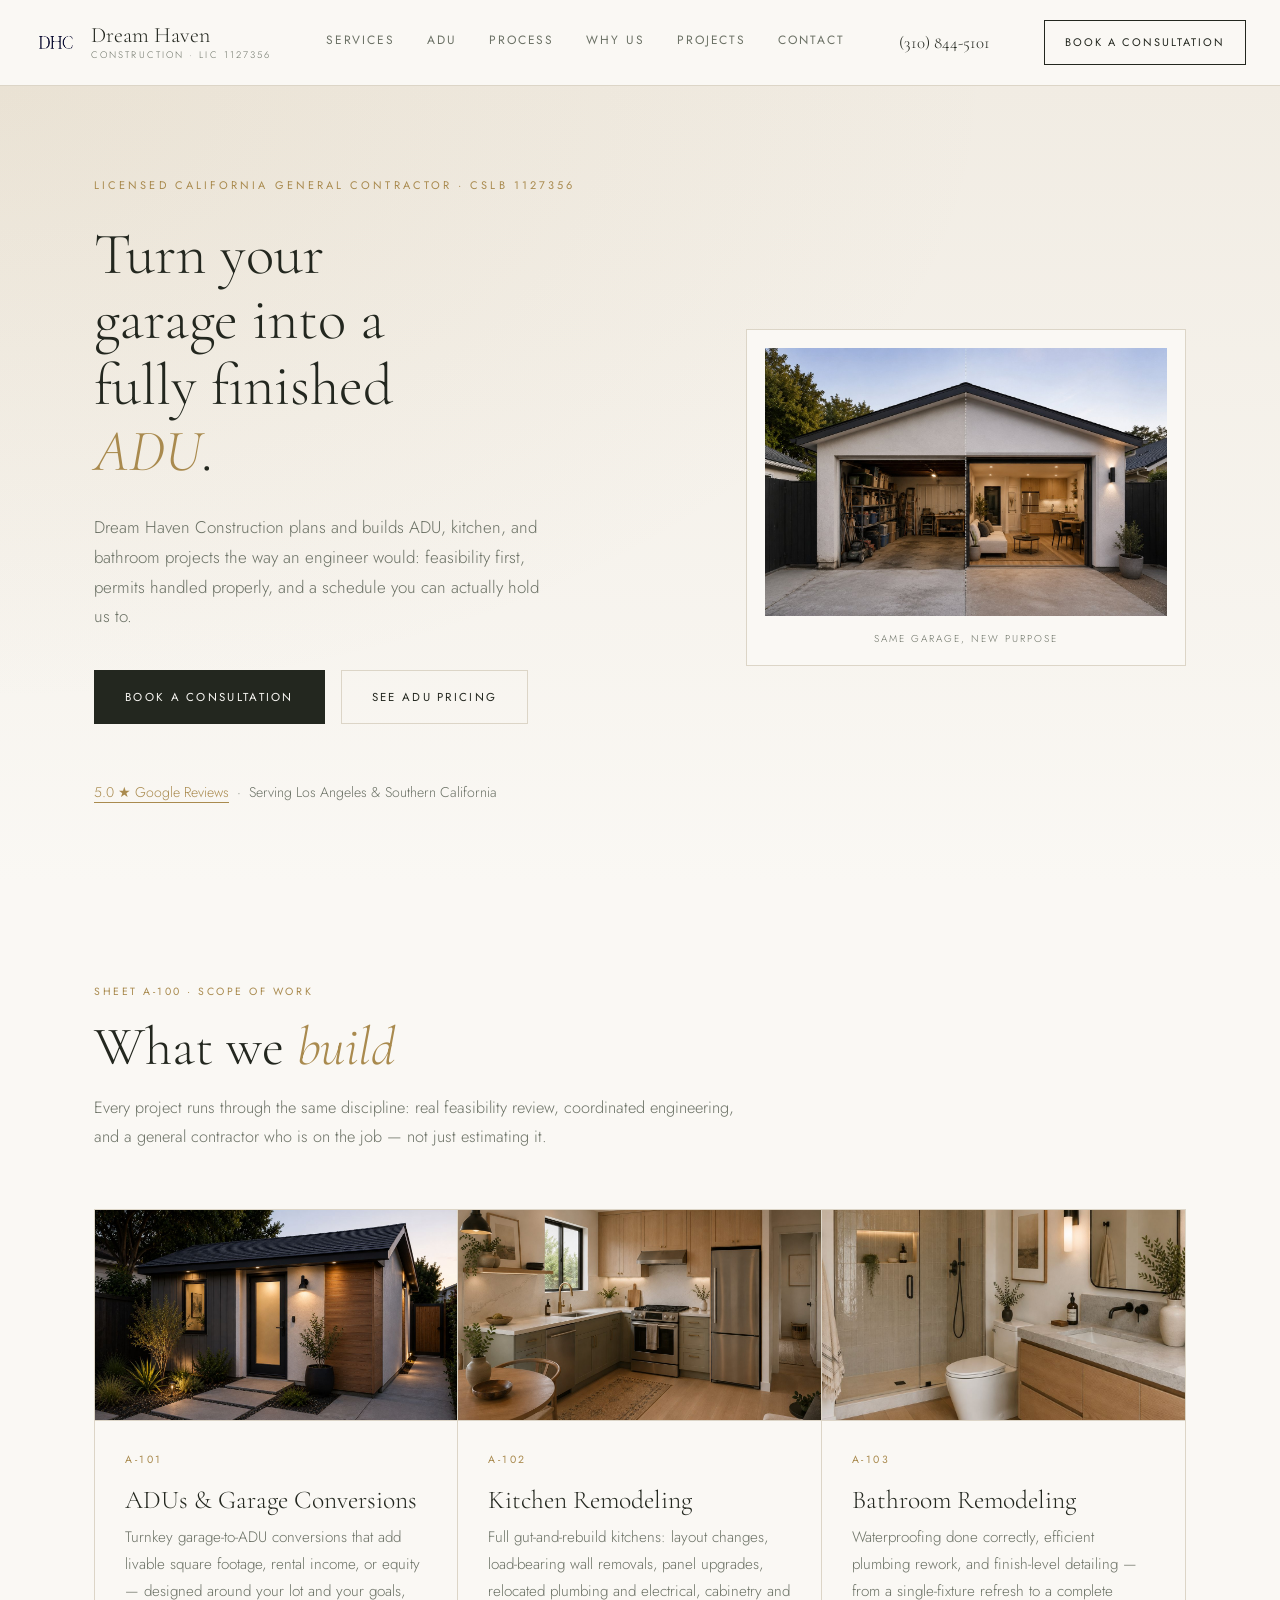
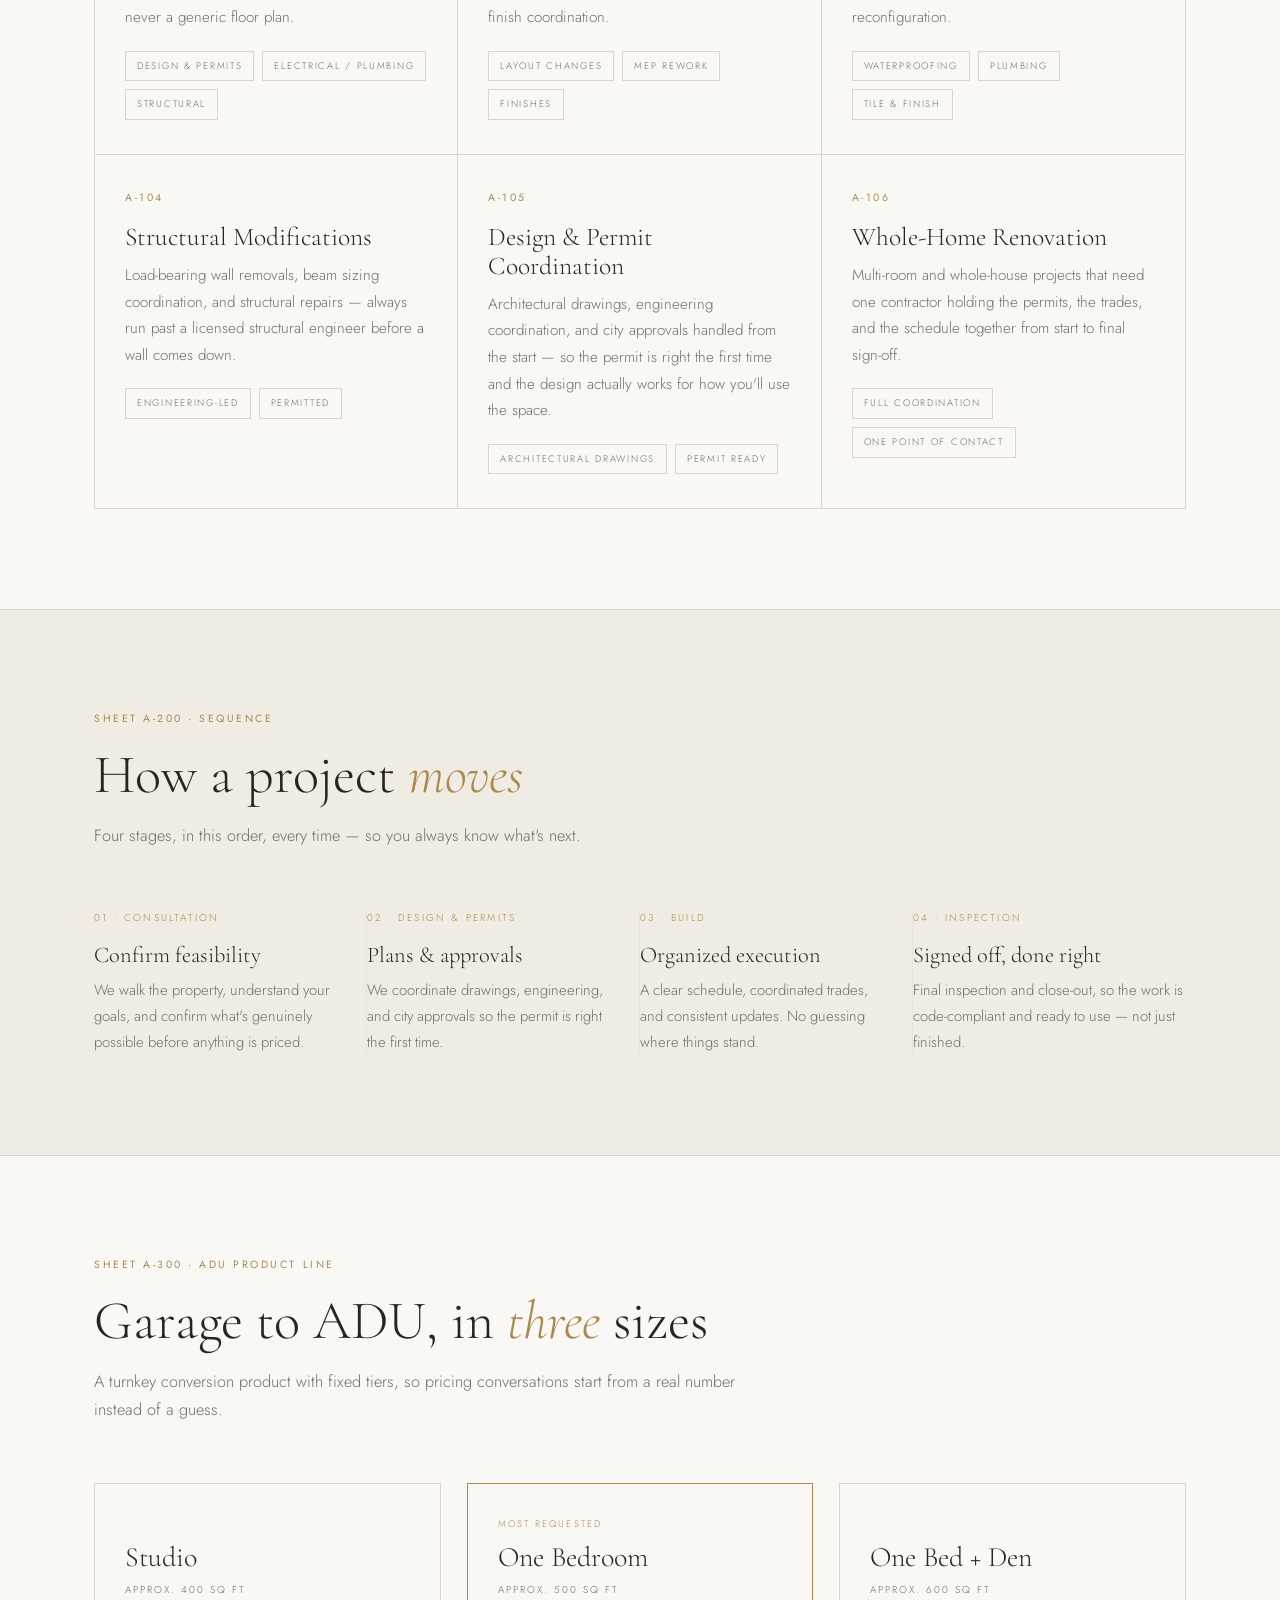
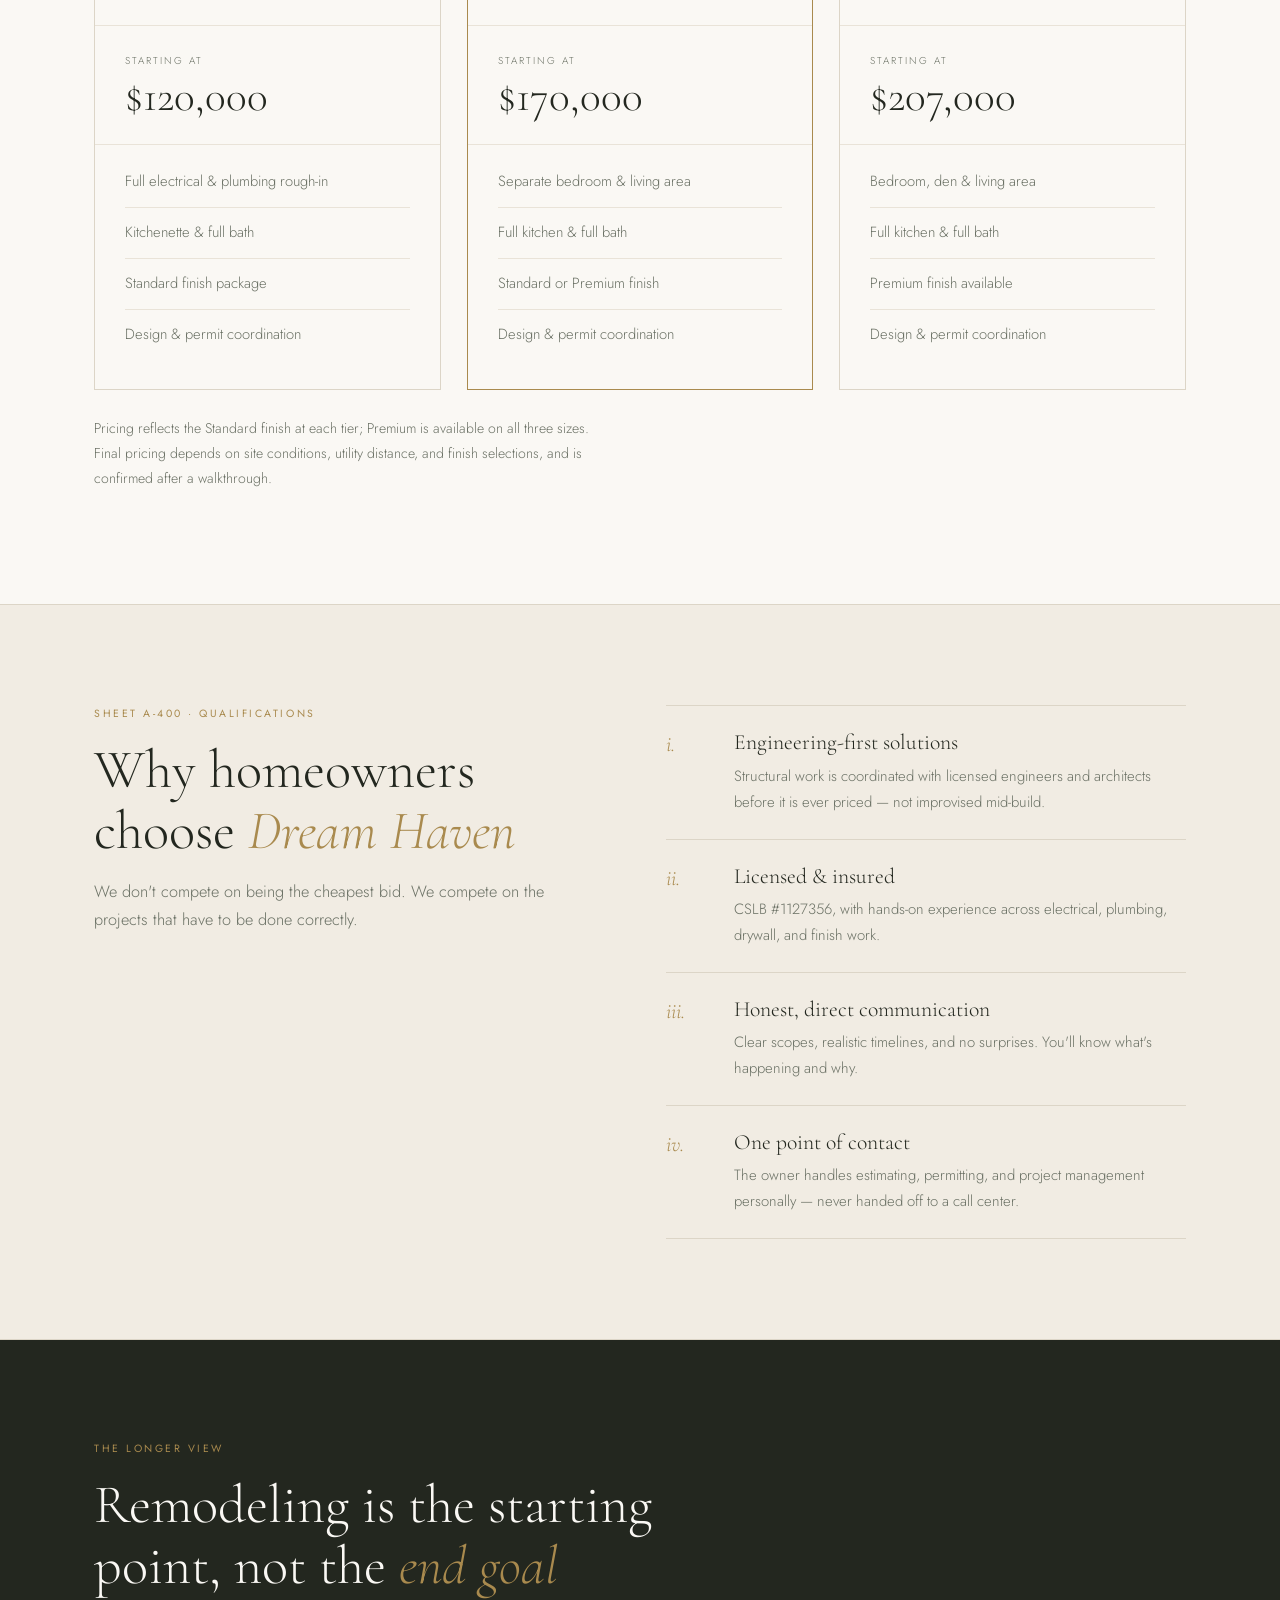
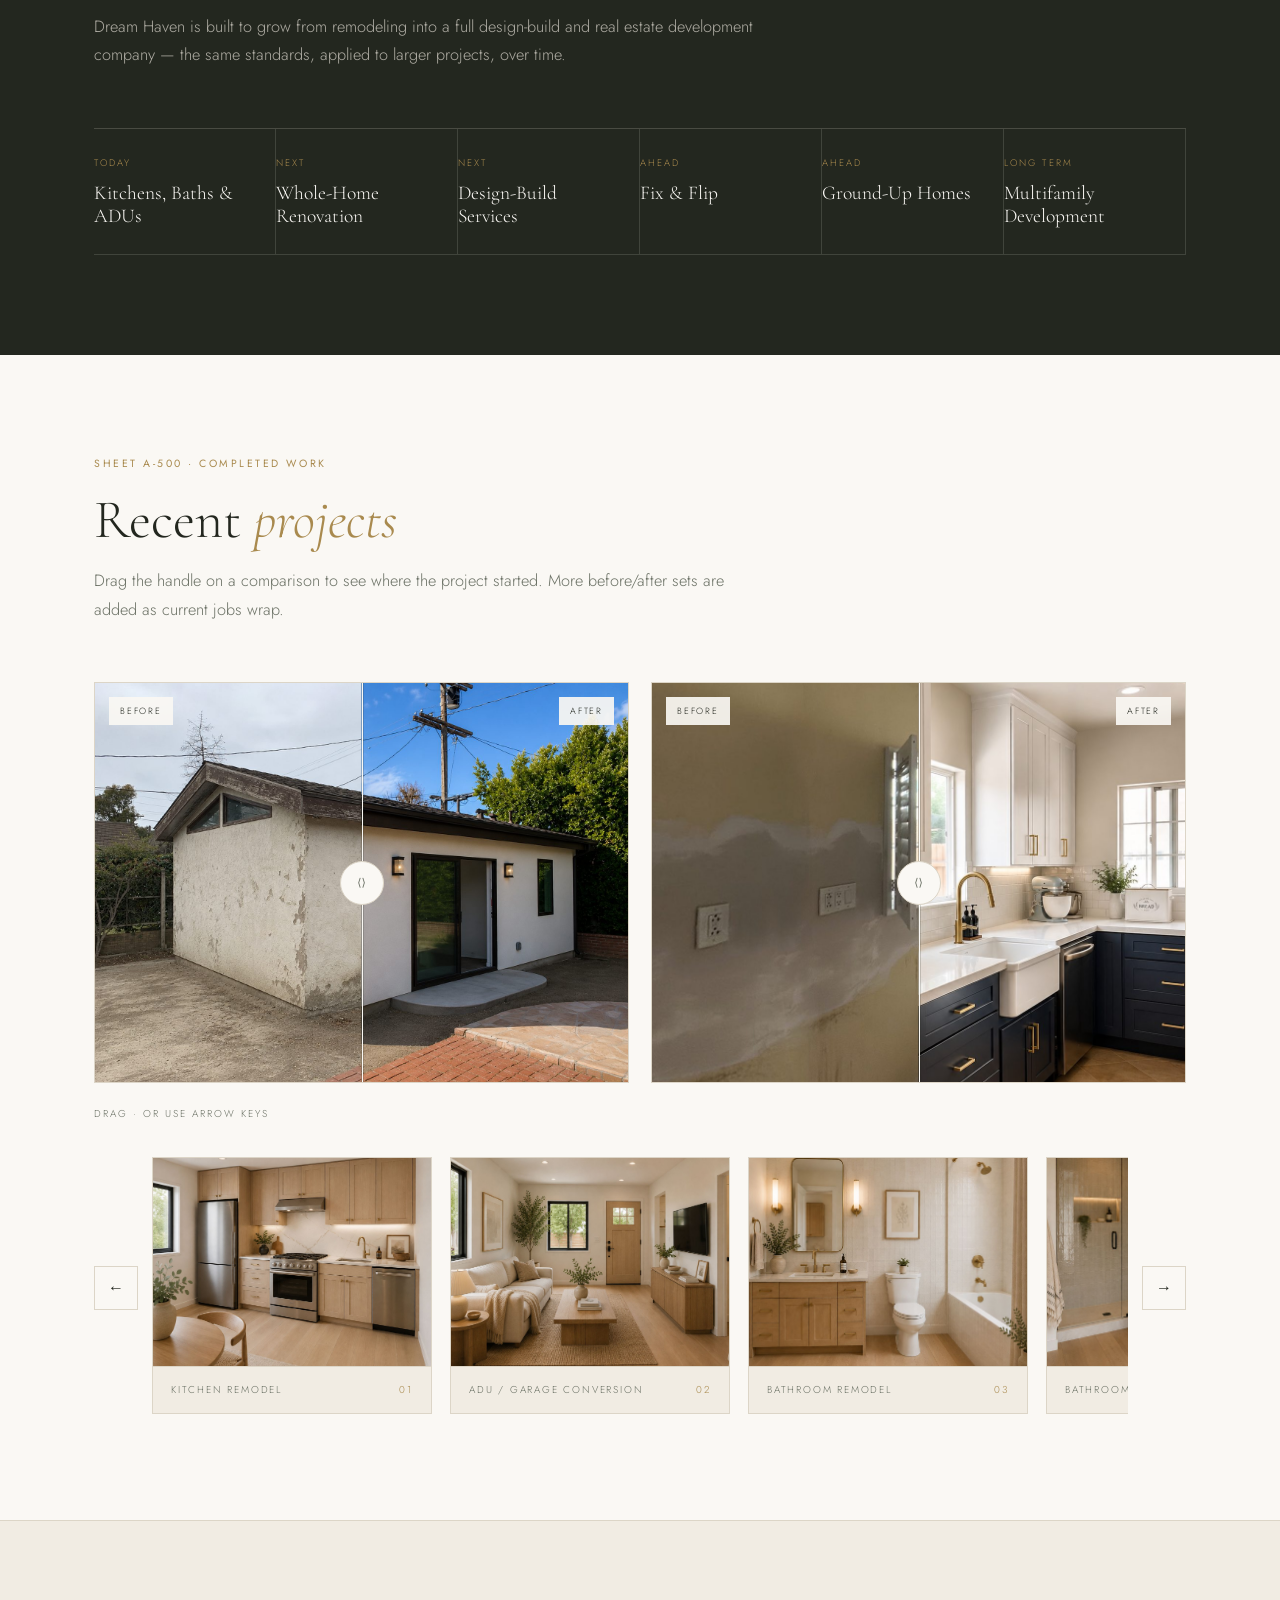
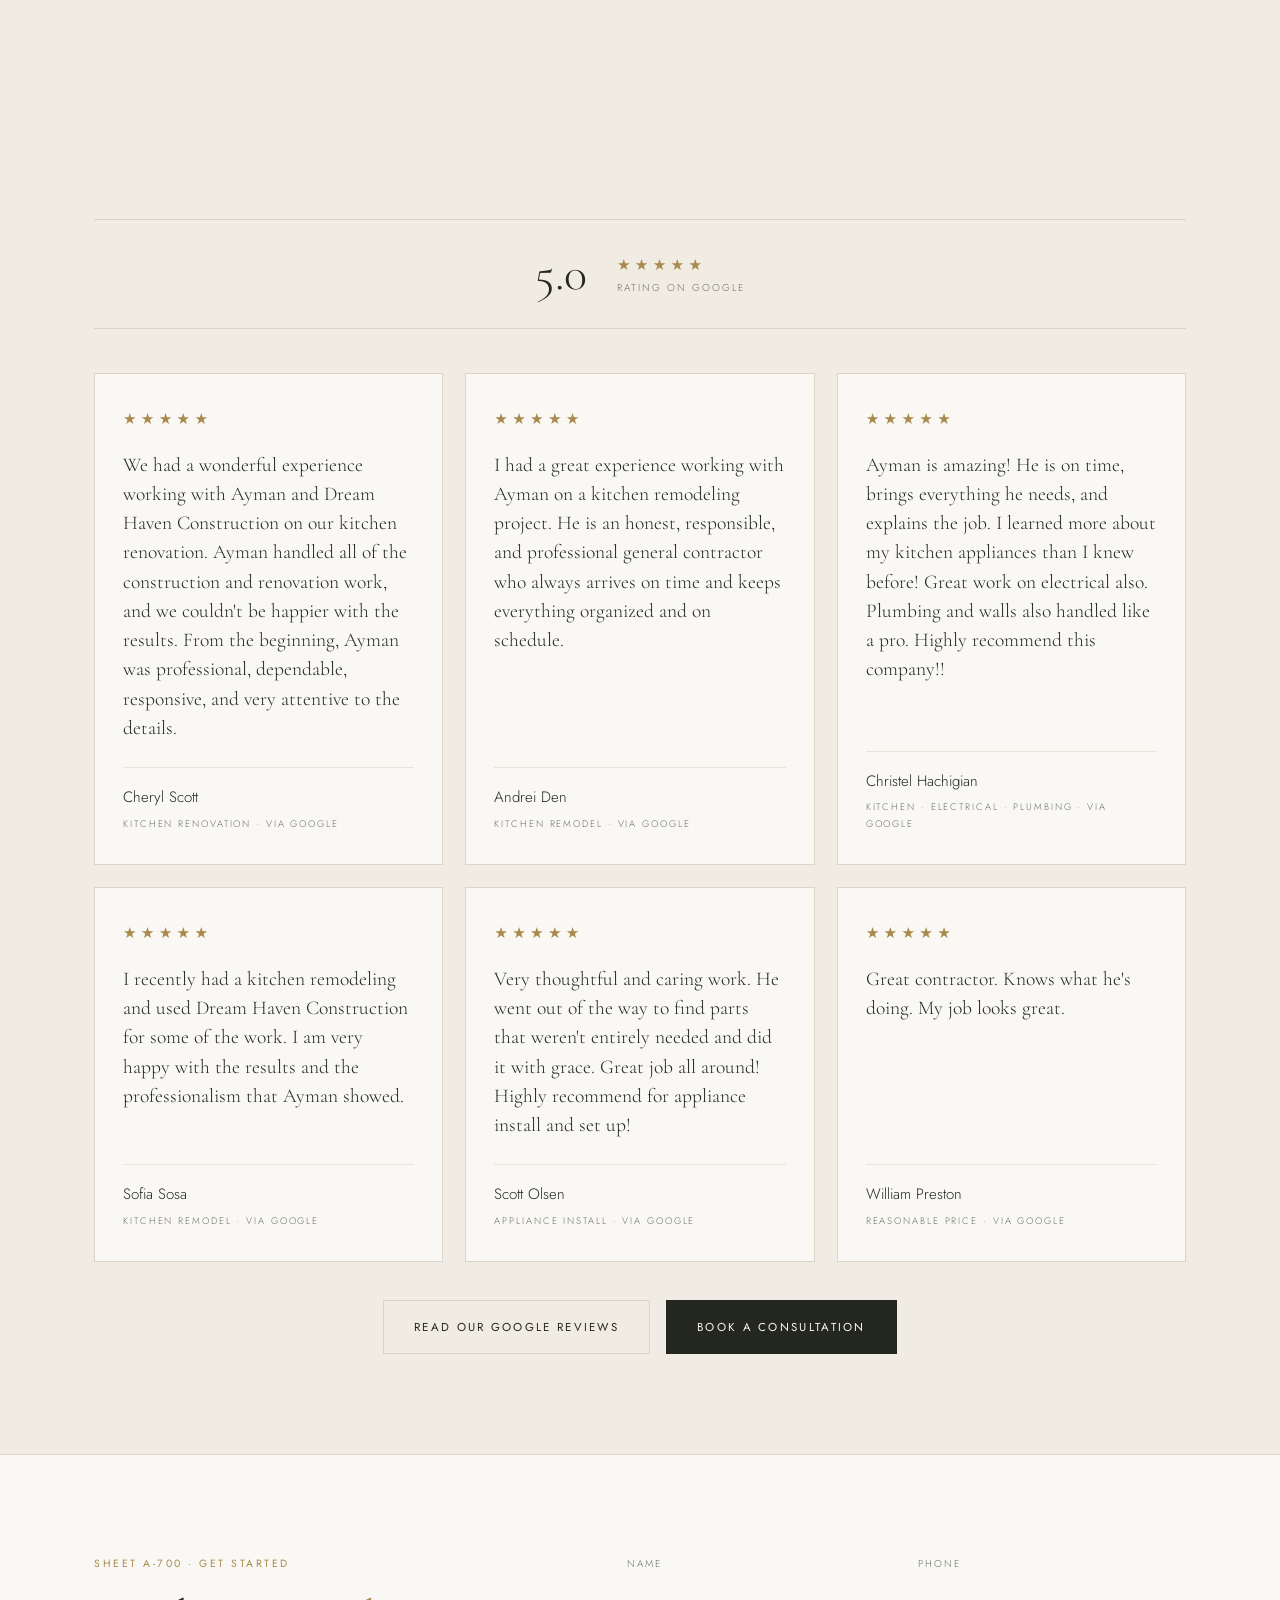
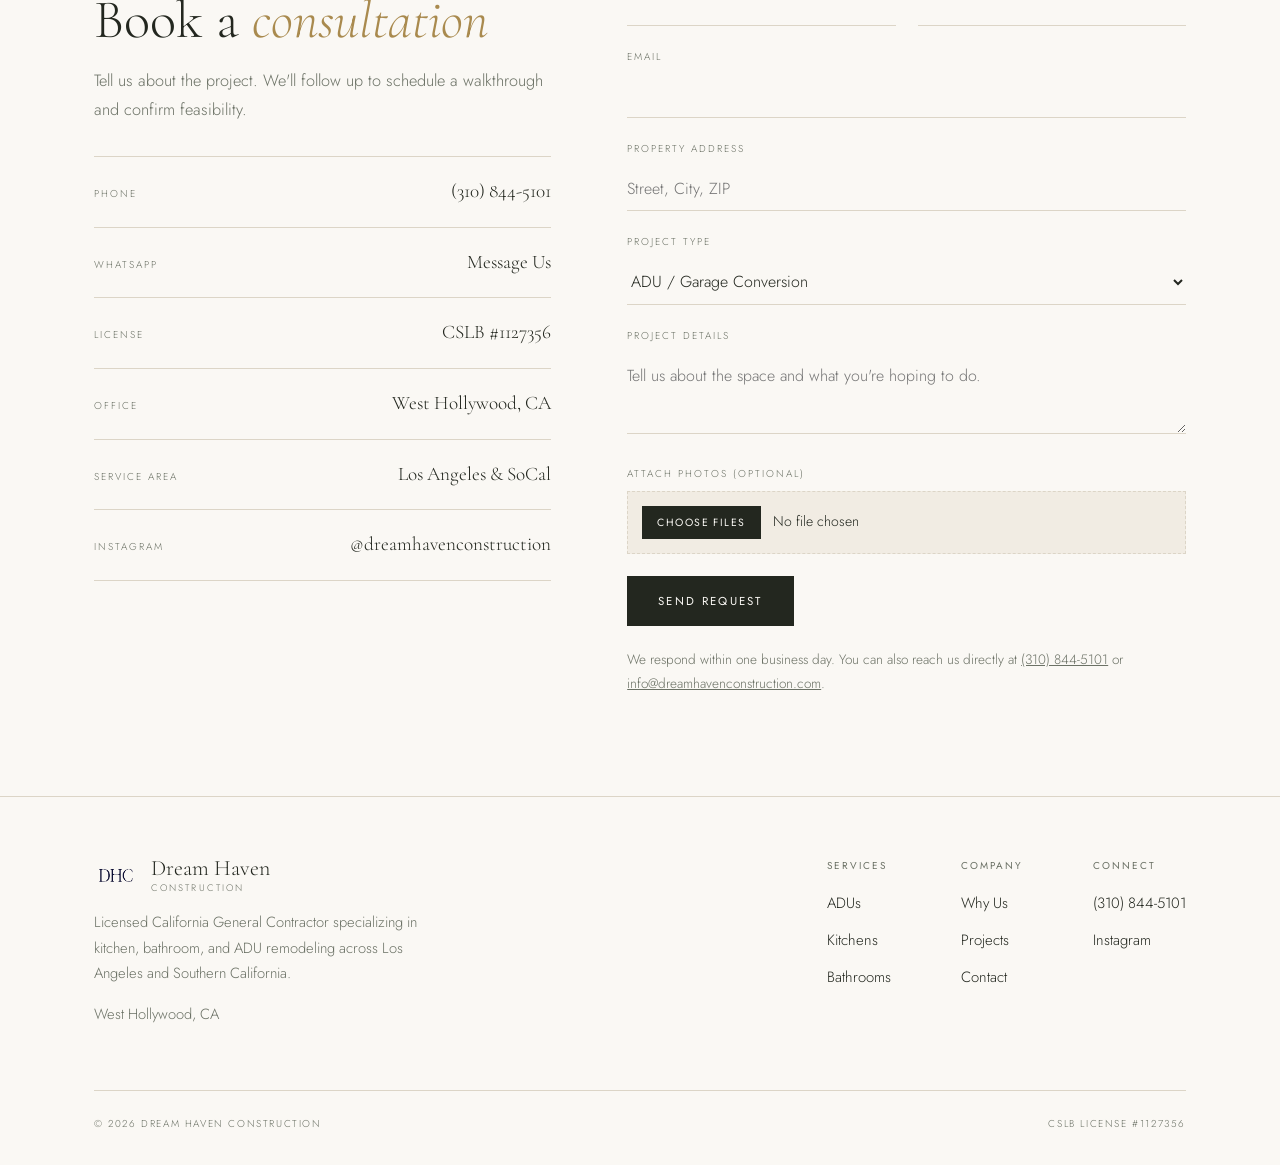
<file: index.html>
<!DOCTYPE html>
<html lang="en">
<head>
<meta charset="UTF-8">
<meta name="viewport" content="width=device-width, initial-scale=1.0">
<title>Dream Haven Construction — Kitchens, Baths &amp; ADUs, Southern California</title>
<meta name="description" content="Licensed California General Contractor (CSLB #1127356) specializing in kitchen, bathroom and ADU remodeling across Southern California. Engineering-first solutions, honest communication, clean execution.">
<link rel="canonical" href="https://www.dreamhavenconstruction.com/">
<meta name="robots" content="index, follow">

<!-- Open Graph -->
<meta property="og:type" content="website">
<meta property="og:site_name" content="Dream Haven Construction">
<meta property="og:title" content="Dream Haven Construction — Kitchens, Baths & ADUs, Southern California">
<meta property="og:description" content="Licensed California General Contractor (CSLB #1127356) specializing in kitchen, bathroom and ADU remodeling across Southern California.">
<meta property="og:image" content="https://img1.wsimg.com/isteam/ip/339c4962-26e4-444b-b2d4-5dc0150768c3/IMG_2213.jpeg">
<meta property="og:url" content="https://www.dreamhavenconstruction.com/">
<meta name="twitter:card" content="summary_large_image">

<!-- LocalBusiness structured data -->
<script type="application/ld+json">
{
  "@context": "https://schema.org",
  "@type": "GeneralContractor",
  "name": "Dream Haven Construction",
  "image": "https://img1.wsimg.com/isteam/ip/339c4962-26e4-444b-b2d4-5dc0150768c3/IMG_2213.jpeg",
  "url": "https://www.dreamhavenconstruction.com/",
  "telephone": "+13108445101",
  "priceRange": "$$",
  "address": {
    "@type": "PostalAddress",
    "addressLocality": "West Hollywood",
    "addressRegion": "CA",
    "addressCountry": "US"
  },
  "areaServed": {
    "@type": "City",
    "name": "Los Angeles"
  },
  "aggregateRating": {
    "@type": "AggregateRating",
    "ratingValue": "5.0",
    "reviewCount": "6"
  },
  "hasCredential": {
    "@type": "EducationalOccupationalCredential",
    "credentialCategory": "license",
    "name": "CSLB #1127356"
  },
  "sameAs": [
    "https://www.instagram.com/dreamhavenconstruction"
  ]
}
</script>
<link rel="preconnect" href="https://fonts.googleapis.com">
<link rel="preconnect" href="https://fonts.gstatic.com" crossorigin>
<link href="https://fonts.googleapis.com/css2?family=Cormorant+Garamond:ital,wght@0,300;0,400;0,500;1,300;1,400&family=Jost:wght@300;400;500&display=swap" rel="stylesheet">
<style>
  :root{
    --ivory:#FAF8F4;
    --ivory-rgb:250,248,244;
    --ivory-dim:#F1ECE3;
    --ink:#23271F;
    --ink-mid:#3C4238;
    --ink-soft:#6B7165;
    --rule:#DCD5C7;
    --rule-soft:#E9E3D8;
    --gold:#A98A4E;
    --gold-deep:#8A6E38;
    --font-heading:var(--font-heading);
    --font-body:var(--font-body);
    --base-size:16.5px;
  }
  *{box-sizing:border-box;}
  html{scroll-behavior:smooth;}
  body{
    margin:0;background:var(--ivory);color:var(--ink-mid);
    font-family:var(--font-body),system-ui,sans-serif;font-weight:300;font-size:var(--base-size);line-height:1.75;
    -webkit-font-smoothing:antialiased;
  }
  h1,h2,h3,h4{font-family:var(--font-heading),Georgia,serif;font-weight:300;color:var(--ink);margin:0;line-height:1.12;}
  a{color:inherit;}
  img{max-width:100%;display:block;}
  .wrap{max-width:1160px;margin:0 auto;padding:0 34px;}
  @media (max-width:640px){.wrap{padding:0 22px;}}

  .kicker{font-size:11px;font-weight:400;letter-spacing:0.28em;text-transform:uppercase;color:var(--gold);}
  .sheet-no{display:block;font-size:10.5px;font-weight:400;letter-spacing:0.24em;text-transform:uppercase;color:var(--gold);margin-bottom:16px;}

  /* ---------- header ---------- */
  header{position:sticky;top:0;z-index:60;background:rgba(var(--ivory-rgb),0.94);backdrop-filter:blur(8px);border-bottom:1px solid var(--rule);}
  .navrow{display:flex;align-items:center;justify-content:space-between;padding:20px 34px;}
  @media (max-width:640px){.navrow{padding:16px 22px;}}
  .brandmark{display:flex;align-items:center;gap:13px;text-decoration:none;}
  .monogram{width:44px;height:auto;flex-shrink:0;display:block;}
  .brandname{font-family:var(--font-heading),serif;font-size:22px;color:var(--ink);line-height:1.05;}
  .brandname small{display:block;font-family:var(--font-body),sans-serif;font-weight:300;font-size:9.5px;letter-spacing:0.22em;text-transform:uppercase;color:var(--ink-soft);margin-top:4px;}
  nav.links{display:flex;gap:32px;font-size:12px;letter-spacing:0.16em;text-transform:uppercase;font-weight:400;}
  nav.links a{text-decoration:none;color:var(--ink-soft);padding-bottom:4px;border-bottom:1px solid transparent;transition:.2s;}
  nav.links a:hover{color:var(--gold-deep);border-color:var(--gold);}
  .navcta{font-size:11px;letter-spacing:0.18em;text-transform:uppercase;font-weight:400;border:1px solid var(--ink);color:var(--ink);padding:12px 20px;text-decoration:none;transition:.2s;white-space:nowrap;}
  .navcta:hover{background:var(--ink);color:var(--ivory);}
  .burger{display:none;background:none;border:1px solid var(--rule);width:42px;height:42px;color:var(--ink);font-size:15px;cursor:pointer;}
  #mnav{display:none;flex-direction:column;padding:0 22px 16px;}
  #mnav.open{display:flex;}
  #mnav a{padding:13px 0;border-top:1px solid var(--rule-soft);text-decoration:none;color:var(--ink);font-size:12px;letter-spacing:0.16em;text-transform:uppercase;}
  @media (max-width:940px){nav.links,.navcta{display:none;}.burger{display:block;}}

  /* ---------- hero ---------- */
  .hero{padding:90px 0 0;border-bottom:none;}
  .hero-panel{
    background:
      radial-gradient(ellipse at top left, rgba(169,138,78,0.10), transparent 55%),
      linear-gradient(180deg, var(--ivory-dim) 0%, var(--ivory) 100%);
  }
  .hero-cols{display:grid;grid-template-columns:1.15fr 0.85fr;gap:56px;align-items:center;padding-bottom:64px;}
  @media (max-width:860px){.hero-cols{grid-template-columns:1fr;gap:40px;}}
  .hero-graphic-box{border:1px solid var(--rule);background:var(--ivory);padding:18px;}
  .hero-graphic-box svg{width:100%;height:auto;display:block;}
  .hero-graphic-caption{
    margin-top:14px;text-align:center;font-size:10px;letter-spacing:0.2em;text-transform:uppercase;color:var(--ink-soft);
  }
  @media (max-width:860px){.hero-graphic-box{max-width:360px;margin:0 auto;}}

  .navcta-phone{font-family:var(--font-heading),serif;font-size:1.05rem;color:var(--ink);text-decoration:none;white-space:nowrap;}
  .navcta-phone:hover{color:var(--gold-deep);}
  @media (max-width:940px){.navcta-phone{display:none;}}
  .hero-head{font-size:clamp(2.4rem,4.6vw,3.9rem);max-width:13ch;margin:26px 0 28px;}
  .hero-head em{font-style:italic;color:var(--gold-deep);}
  .hero-sub{font-size:1.06rem;color:var(--ink-soft);max-width:46ch;margin-bottom:38px;}
  .hero-meta{margin-top:22px;font-size:.88rem;color:var(--ink-soft);}
  .hero-meta a{color:var(--gold-deep);text-decoration:none;border-bottom:1px solid var(--gold);}
  .hero-meta a:hover{color:var(--ink);}
  .ctas{display:flex;gap:16px;flex-wrap:wrap;margin-bottom:56px;}
  .btn{font-size:11.5px;font-weight:400;letter-spacing:0.2em;text-transform:uppercase;padding:16px 30px;text-decoration:none;display:inline-block;border:1px solid var(--ink);transition:.2s;}
  .btn-solid{background:var(--ink);color:var(--ivory);}
  .btn-solid:hover{background:var(--gold-deep);border-color:var(--gold-deep);}
  .btn-ghost{background:transparent;color:var(--ink);border-color:var(--rule);}
  .btn-ghost:hover{border-color:var(--gold);color:var(--gold-deep);}

  /* title block */
  .titleblock{border:1px solid var(--rule);display:grid;grid-template-columns:repeat(4,1fr);}
  .titleblock .field{padding:24px 26px;border-right:1px solid var(--rule);}
  .titleblock .field:last-child{border-right:none;}
  .titleblock label{display:block;font-size:10px;letter-spacing:0.22em;text-transform:uppercase;color:var(--ink-soft);margin-bottom:9px;}
  .titleblock .val{font-family:var(--font-heading),serif;font-size:1.32rem;color:var(--ink);line-height:1.2;}
  .titleblock .val a{text-decoration:none;}
  @media (max-width:760px){
    .titleblock{grid-template-columns:1fr 1fr;}
    .titleblock .field{border-bottom:1px solid var(--rule);}
    .titleblock .field:nth-child(2n){border-right:none;}
    .titleblock .field:nth-child(n+3){border-bottom:none;}
  }

  /* ---------- sections ---------- */
  section{padding:100px 0;border-bottom:1px solid var(--rule);}
  .section-tint{background:var(--ivory-dim);}
  .section-head{max-width:660px;margin-bottom:58px;}
  .section-head.center{margin:0 auto 58px;text-align:center;}
  h2.section-title{font-size:clamp(2.2rem,4.4vw,3.4rem);margin:0 0 16px;}
  h2.section-title em{font-style:italic;color:var(--gold-deep);}
  .section-sub{color:var(--ink-soft);font-size:1.02rem;}

  /* ---------- services grid ---------- */
  .services-grid{display:grid;grid-template-columns:repeat(3,1fr);border:1px solid var(--rule);}
  @media (max-width:900px){.services-grid{grid-template-columns:1fr 1fr;}}
  @media (max-width:620px){.services-grid{grid-template-columns:1fr;}}
  .service-card{padding:0 0 34px;border-right:1px solid var(--rule);border-bottom:1px solid var(--rule);}
  .services-grid > .service-card:nth-child(3n){border-right:none;}
  .services-grid > .service-card:nth-last-child(-n+3){border-bottom:none;}
  @media (max-width:900px){
    .services-grid > .service-card:nth-child(3n){border-right:1px solid var(--rule);}
    .services-grid > .service-card:nth-child(2n){border-right:none;}
    .services-grid > .service-card:nth-last-child(-n+3){border-bottom:1px solid var(--rule);}
    .services-grid > .service-card:nth-last-child(-n+2){border-bottom:none;}
  }
  @media (max-width:620px){
    .services-grid > .service-card{border-right:none;border-bottom:1px solid var(--rule);}
    .services-grid > .service-card:last-child{border-bottom:none;}
  }
  .svc-thumb{overflow:hidden;background:var(--ivory-dim);border-bottom:1px solid var(--rule);margin-bottom:30px;}
  .svc-thumb img{width:100%;height:210px;object-fit:cover;transition:transform .9s cubic-bezier(.2,.7,.3,1);}
  .service-card:hover .svc-thumb img{transform:scale(1.05);}
  .svc-body{padding:0 30px;}
  .service-card.no-img .svc-body{padding-top:34px;}
  .service-card h3{font-size:1.6rem;margin-bottom:10px;}
  .service-card p{color:var(--ink-soft);font-size:.95rem;margin:0 0 20px;}
  .taglist{display:flex;flex-wrap:wrap;gap:8px;}
  .tag{font-size:9.5px;letter-spacing:0.18em;text-transform:uppercase;border:1px solid var(--rule);padding:6px 11px;color:var(--ink-soft);}

  /* ---------- process ---------- */
  .process-row{display:grid;grid-template-columns:repeat(4,1fr);}
  @media (max-width:880px){.process-row{grid-template-columns:1fr 1fr;}}
  @media (max-width:540px){.process-row{grid-template-columns:1fr;}}
  .process-step{padding:0 34px 0 0;border-right:1px solid var(--rule-soft);}
  .process-step:last-child{border-right:none;padding-right:0;}
  @media (max-width:880px){
    .process-step{border-right:none;border-bottom:1px solid var(--rule-soft);padding:0 0 30px;margin-bottom:30px;}
    .process-step:last-child{border-bottom:none;margin-bottom:0;padding-bottom:0;}
  }
  .process-step .num{font-size:10px;letter-spacing:0.22em;text-transform:uppercase;color:var(--gold);margin-bottom:16px;}
  .process-step h4{font-size:1.4rem;margin-bottom:10px;}
  .process-step p{color:var(--ink-soft);font-size:.93rem;margin:0;}

  /* ---------- adu tiers ---------- */
  .adu-grid{display:grid;grid-template-columns:repeat(3,1fr);gap:26px;}
  @media (max-width:900px){.adu-grid{grid-template-columns:1fr;}}
  .adu-card{border:1px solid var(--rule);display:flex;flex-direction:column;}
  .adu-card.featured{border-color:var(--gold);}
  .adu-top{padding:32px 30px 26px;border-bottom:1px solid var(--rule-soft);}
  .featured-flag{display:block;font-size:9.5px;letter-spacing:0.22em;text-transform:uppercase;color:var(--gold);margin-bottom:12px;height:14px;}
  .adu-top h3{font-size:1.75rem;margin-bottom:8px;}
  .adu-top .sqft{font-size:10px;letter-spacing:0.2em;text-transform:uppercase;color:var(--ink-soft);}
  .adu-price{padding:26px 30px;border-bottom:1px solid var(--rule-soft);}
  .adu-price .from{font-size:10px;letter-spacing:0.2em;text-transform:uppercase;color:var(--ink-soft);margin-bottom:6px;}
  .adu-price .amt{font-family:var(--font-heading),serif;font-size:2.7rem;color:var(--ink);line-height:1;}
  .adu-features{padding:12px 30px 30px;flex:1;}
  .adu-features ul{margin:0;padding:0;list-style:none;}
  .adu-features li{font-size:.92rem;color:var(--ink-soft);padding:12px 0;border-bottom:1px solid var(--rule-soft);}
  .adu-features li:last-child{border-bottom:none;}
  .adu-note{font-size:.88rem;color:var(--ink-soft);margin-top:26px;max-width:64ch;}

  /* ---------- why ---------- */
  .why-wrap{display:grid;grid-template-columns:1fr 1.05fr;gap:76px;align-items:start;}
  @media (max-width:900px){.why-wrap{grid-template-columns:1fr;gap:44px;}}
  .why-list{list-style:none;margin:0;padding:0;}
  .why-list li{padding:24px 0;border-top:1px solid var(--rule);display:grid;grid-template-columns:52px 1fr;gap:16px;}
  .why-list li:last-child{border-bottom:1px solid var(--rule);}
  .why-list .ico{font-family:var(--font-heading),serif;font-style:italic;font-size:1.35rem;color:var(--gold);line-height:1.3;}
  .why-list h4{font-size:1.35rem;margin-bottom:8px;}
  .why-list p{color:var(--ink-soft);font-size:.93rem;margin:0;}

  /* ---------- vision ---------- */
  .vision{background:var(--ink);border-bottom:none;}
  .vision h2{color:var(--ivory);}
  .vision .section-sub{color:rgba(241,236,227,0.68);}
  .trajectory{display:grid;grid-template-columns:repeat(6,1fr);border-top:1px solid rgba(241,236,227,0.18);}
  @media (max-width:900px){.trajectory{grid-template-columns:repeat(3,1fr);}}
  @media (max-width:560px){.trajectory{grid-template-columns:1fr 1fr;}}
  .traj-item{padding:26px 20px 26px 0;border-right:1px solid rgba(241,236,227,0.14);border-bottom:1px solid rgba(241,236,227,0.14);}
  .traj-item .t-label{font-size:9.5px;letter-spacing:0.22em;text-transform:uppercase;color:var(--gold);margin-bottom:10px;}
  .traj-item .t-name{font-family:var(--font-heading),serif;font-size:1.22rem;color:var(--ivory);line-height:1.2;}

  /* ---------- gallery slider ---------- */
  .slider-wrap{position:relative;display:flex;align-items:center;gap:14px;}
  .slider-track{
    display:flex;gap:18px;overflow-x:auto;scroll-snap-type:x mandatory;scroll-behavior:smooth;
    padding-bottom:6px;-webkit-overflow-scrolling:touch;
  }
  .slider-track::-webkit-scrollbar{height:5px;}
  .slider-track::-webkit-scrollbar-thumb{background:var(--rule);}
  .slide-figure{
    flex:0 0 auto;width:280px;scroll-snap-align:start;margin:0;border:1px solid var(--rule);overflow:hidden;background:var(--ivory-dim);
  }
  @media (max-width:600px){.slide-figure{width:78vw;}}
  .slide-figure img{width:100%;aspect-ratio:4/3;object-fit:cover;transition:transform .6s ease;display:block;}
  .slide-figure:hover img{transform:scale(1.04);}
  .slide-figure figcaption{border-top:1px solid var(--rule);padding:14px 18px;display:flex;justify-content:space-between;gap:12px;font-size:10px;letter-spacing:0.18em;text-transform:uppercase;color:var(--ink-soft);}
  .slide-figure figcaption .idx{color:var(--gold);}
  .slider-arrow{
    flex:0 0 auto;width:44px;height:44px;border:1px solid var(--rule);background:var(--ivory);color:var(--ink);
    font-size:16px;cursor:pointer;transition:.15s;display:flex;align-items:center;justify-content:center;
  }
  .slider-arrow:hover{border-color:var(--gold);color:var(--gold-deep);}
  @media (max-width:600px){.slider-arrow{display:none;}}

  /* before/after inside gallery */
  .ba-row{display:grid;grid-template-columns:1fr 1fr;gap:22px;margin-bottom:22px;}
  @media (max-width:760px){.ba-row{grid-template-columns:1fr;}}
  .compare{position:relative;overflow:hidden;user-select:none;touch-action:none;cursor:ew-resize;aspect-ratio:4/3;background:var(--ivory-dim);border:1px solid var(--rule);}
  .compare img,.compare .panel{position:absolute;inset:0;width:100%;height:100%;object-fit:cover;}
  .compare .after-layer{clip-path:inset(0 0 0 var(--split,50%));}
  .compare .panel{display:flex;flex-direction:column;align-items:center;justify-content:center;gap:8px;text-align:center;padding:24px;background:repeating-linear-gradient(45deg,var(--ivory-dim),var(--ivory-dim) 10px,var(--ivory) 10px,var(--ivory) 20px);color:var(--ink-soft);}
  .compare .panel .mark{font-family:var(--font-heading),serif;font-size:2rem;color:var(--rule);}
  .compare .panel .txt{font-size:10px;letter-spacing:0.18em;text-transform:uppercase;max-width:20ch;line-height:1.8;}
  .compare .handle{position:absolute;top:0;bottom:0;left:var(--split,50%);width:1px;background:var(--ivory);box-shadow:0 0 0 1px rgba(35,39,31,0.18);pointer-events:none;}
  .compare .knob{position:absolute;top:50%;left:var(--split,50%);transform:translate(-50%,-50%);width:44px;height:44px;border-radius:50%;background:var(--ivory);border:1px solid var(--rule);display:flex;align-items:center;justify-content:center;pointer-events:none;font-size:11px;color:var(--ink-soft);}
  .compare .tagl,.compare .tagr{position:absolute;top:14px;font-size:9px;letter-spacing:0.2em;text-transform:uppercase;background:rgba(var(--ivory-rgb),0.92);color:var(--ink);padding:6px 11px;pointer-events:none;}
  .compare .tagl{left:14px;}
  .compare .tagr{right:14px;}
  .compare:focus-visible{outline:2px solid var(--gold);outline-offset:3px;}
  .ba-hint{font-size:10px;letter-spacing:0.2em;text-transform:uppercase;color:var(--ink-soft);margin:0 0 34px;}

  /* ---------- testimonials ---------- */
  .testi-wrap{border:1px solid var(--rule);padding:68px 40px;text-align:center;}
  .testi-wrap .mark{font-family:var(--font-heading),serif;font-size:3.2rem;color:var(--rule);line-height:.6;margin-bottom:22px;}
  .testi-wrap p{color:var(--ink-soft);max-width:50ch;margin:0 auto 28px;font-size:1.01rem;}

  /* ---------- google reviews ---------- */
  .rating-summary{
    display:flex;align-items:center;justify-content:center;gap:30px;flex-wrap:wrap;
    border-top:1px solid var(--rule);border-bottom:1px solid var(--rule);padding:30px 20px;margin-bottom:44px;
  }
  .rating-summary .score{font-family:var(--font-heading),serif;font-size:3rem;color:var(--ink);line-height:1;}
  .rating-summary .meta{font-size:10px;letter-spacing:0.2em;text-transform:uppercase;color:var(--ink-soft);}
  .stars{color:var(--gold);letter-spacing:0.28em;font-size:.95rem;}
  .reviews-grid{display:grid;grid-template-columns:repeat(3,1fr);gap:22px;}
  @media (max-width:880px){.reviews-grid{grid-template-columns:1fr 1fr;}}
  @media (max-width:600px){.reviews-grid{grid-template-columns:1fr;}}
  .review-card{border:1px solid var(--rule);padding:32px 28px;display:flex;flex-direction:column;background:var(--ivory);}
  .review-card .stars{margin-bottom:18px;}
  .review-card blockquote{
    margin:0 0 24px;font-family:var(--font-heading),serif;font-size:1.22rem;line-height:1.5;color:var(--ink);flex:1;
  }
  .review-card .who{border-top:1px solid var(--rule-soft);padding-top:16px;}
  .review-card .who .nm{font-size:.94rem;color:var(--ink);}
  .review-card .who .src{font-size:9.5px;letter-spacing:0.2em;text-transform:uppercase;color:var(--ink-soft);margin-top:5px;}
  .reviews-actions{margin-top:38px;display:flex;gap:16px;flex-wrap:wrap;justify-content:center;}

  /* ---------- contact ---------- */
  .contact-wrap{display:grid;grid-template-columns:0.9fr 1.1fr;gap:76px;}
  @media (max-width:900px){.contact-wrap{grid-template-columns:1fr;gap:50px;}}
  .contact-list{list-style:none;margin:32px 0 0;padding:0;}
  .contact-list li{padding:18px 0;border-top:1px solid var(--rule);display:flex;justify-content:space-between;gap:16px;align-items:baseline;}
  .contact-list li:last-child{border-bottom:1px solid var(--rule);}
  .contact-list .k{font-size:10px;letter-spacing:0.2em;text-transform:uppercase;color:var(--ink-soft);}
  .contact-list .v{font-family:var(--font-heading),serif;font-size:1.2rem;color:var(--ink);text-align:right;}
  .contact-list a{text-decoration:none;}
  .contact-list a:hover{color:var(--gold-deep);}
  form{display:flex;flex-direction:column;gap:22px;}
  label{display:block;font-size:10px;letter-spacing:0.2em;text-transform:uppercase;color:var(--ink-soft);margin-bottom:9px;}
  input,select,textarea{width:100%;border:none;border-bottom:1px solid var(--rule);background:transparent;padding:10px 0;font-family:var(--font-body),sans-serif;font-weight:300;font-size:1rem;color:var(--ink);}
  input:focus,select:focus,textarea:focus{outline:none;border-bottom-color:var(--gold);}
  textarea{resize:vertical;min-height:80px;}
  input[type="file"]{border:1px dashed var(--rule);padding:14px;font-size:.88rem;background:var(--ivory-dim);cursor:pointer;}
  input[type="file"]::file-selector-button{
    font-family:var(--font-body),sans-serif;font-size:10.5px;letter-spacing:0.14em;text-transform:uppercase;
    border:1px solid var(--ink);background:var(--ink);color:var(--ivory);padding:8px 14px;margin-right:12px;cursor:pointer;
  }
  .row2{display:grid;grid-template-columns:1fr 1fr;gap:22px;}
  @media (max-width:520px){.row2{grid-template-columns:1fr;}}
  .fnote{font-size:.85rem;color:var(--ink-soft);margin:0;}
  button.btn{cursor:pointer;font-family:var(--font-body),sans-serif;align-self:flex-start;}

  /* ---------- footer ---------- */
  footer{padding:60px 0 32px;}
  .foot-top{display:flex;justify-content:space-between;flex-wrap:wrap;gap:44px;margin-bottom:48px;}
  .foot-brand{max-width:330px;}
  .foot-brand p{color:var(--ink-soft);font-size:.92rem;margin-top:16px;}
  .foot-links{display:flex;gap:70px;flex-wrap:wrap;}
  .foot-col h5{font-size:10px;letter-spacing:0.2em;text-transform:uppercase;color:var(--ink-soft);margin:0 0 16px;font-weight:400;}
  .foot-col a{display:block;text-decoration:none;color:var(--ink);font-size:.93rem;margin-bottom:11px;}
  .foot-col a:hover{color:var(--gold-deep);}
  .foot-bottom{border-top:1px solid var(--rule);padding-top:24px;display:flex;justify-content:space-between;flex-wrap:wrap;gap:12px;font-size:10px;letter-spacing:0.16em;text-transform:uppercase;color:var(--ink-soft);}

  .reveal{opacity:0;transform:translateY(16px);transition:opacity .9s ease,transform .9s cubic-bezier(.2,.7,.3,1);}
  .reveal.in{opacity:1;transform:none;}
  @media (prefers-reduced-motion:reduce){
    html{scroll-behavior:auto;}
    .reveal{opacity:1;transform:none;transition:none;}
    .svc-thumb img,.gallery-figure img{transition:none;}
  }
</style>
</head>
<body>

<header>
  <div class="navrow">
    <a class="brandmark" href="#top">
      <img class="monogram" src="images/logo-mark.png" alt="Dream Haven Construction logo">
      <span class="brandname">Dream Haven<small>Construction · Lic 1127356</small></span>
    </a>
    <nav class="links">
      <a href="#services">Services</a>
      <a href="#adu">ADU</a>
      <a href="#process">Process</a>
      <a href="#why">Why Us</a>
      <a href="#gallery">Projects</a>
      <a href="#contact">Contact</a>
    </nav>
    <a class="navcta-phone" href="tel:3108445101" data-cms="contact.phoneDisplay">(310) 844‑5101</a>
    <a class="navcta" href="#contact">Book a Consultation</a>
    <button class="burger" id="burger" aria-label="Open menu" aria-expanded="false">☰</button>
  </div>
  <nav id="mnav">
    <a href="#services">Services</a>
    <a href="#adu">ADU</a>
    <a href="#process">Process</a>
    <a href="#why">Why Us</a>
    <a href="#gallery">Projects</a>
    <a href="#contact">Contact</a>
  </nav>
</header>

<main id="top">

  <!-- HERO -->
  <section class="hero hero-panel">
    <div class="wrap hero-cols">
      <div class="hero-text">
        <div class="kicker" data-cms="hero.kicker">Licensed California General Contractor · CSLB 1127356</div>
        <h1 class="hero-head" data-cms="hero.headline">Turn your garage into a fully finished <em>ADU</em>.</h1>
        <p class="hero-sub" data-cms="hero.subhead">Dream Haven Construction plans and builds ADU, kitchen, and bathroom projects the way an engineer would: feasibility first, permits handled properly, and a schedule you can actually hold us to.</p>
        <div class="ctas">
          <a class="btn btn-solid" href="#contact">Book a Consultation</a>
          <a class="btn btn-ghost" href="#adu">See ADU Pricing</a>
        </div>
        <p class="hero-meta"><a href="#reviews">5.0 ★ Google Reviews</a> &nbsp;·&nbsp; Serving Los Angeles &amp; Southern California</p>
      </div>
      <div class="hero-graphic-box">
        <img src="images/hero-adu-split.jpg" data-cms-src="hero.graphicImage" alt="Garage transformed into a finished ADU living space, before and after" style="width:100%;height:auto;display:block;">
        <div class="hero-graphic-caption" data-cms="hero.graphicCaption">Same Garage, New Purpose</div>
      </div>
    </div>
  </section>

  <!-- SERVICES -->
  <section id="services">
    <div class="wrap">
      <div class="section-head reveal">
        <span class="sheet-no">Sheet A‑100 · Scope of Work</span>
        <h2 class="section-title" data-cms="services.sectionTitle">What we <em>build</em></h2>
        <p class="section-sub" data-cms="services.sectionSub">Every project runs through the same discipline: real feasibility review, coordinated engineering, and a general contractor who is on the job — not just estimating it.</p>
      </div>
      <div class="services-grid reveal" id="servicesMount"></div>
    </div>
  </section>

  <!-- PROCESS -->
  <section id="process" class="section-tint">
    <div class="wrap">
      <div class="section-head reveal">
        <span class="sheet-no">Sheet A‑200 · Sequence</span>
        <h2 class="section-title" data-cms="process.sectionTitle">How a project <em>moves</em></h2>
        <p class="section-sub" data-cms="process.sectionSub">Four stages, in this order, every time — so you always know what's next.</p>
      </div>
      <div class="process-row reveal" id="processMount"></div>
    </div>
  </section>

  <!-- ADU -->
  <section id="adu">
    <div class="wrap">
      <div class="section-head reveal">
        <span class="sheet-no">Sheet A‑300 · ADU Product Line</span>
        <h2 class="section-title" data-cms="adu.sectionTitle">Garage to ADU, in <em>three</em> sizes</h2>
        <p class="section-sub" data-cms="adu.sectionSub">A turnkey conversion product with fixed tiers, so pricing conversations start from a real number instead of a guess.</p>
      </div>
      <div class="adu-grid reveal">
        <div class="adu-card">
          <div class="adu-top">
            <span class="featured-flag"></span>
            <h3>Studio</h3>
            <div class="sqft">Approx. 400 sq ft</div>
          </div>
          <div class="adu-price"><div class="from">Starting At</div><div class="amt" data-cms="adu.studio.price">$120,000</div></div>
          <div class="adu-features">
            <ul>
              <li>Full electrical &amp; plumbing rough-in</li>
              <li>Kitchenette &amp; full bath</li>
              <li>Standard finish package</li>
              <li>Design &amp; permit coordination</li>
            </ul>
          </div>
        </div>
        <div class="adu-card featured">
          <div class="adu-top">
            <span class="featured-flag">Most Requested</span>
            <h3>One Bedroom</h3>
            <div class="sqft">Approx. 500 sq ft</div>
          </div>
          <div class="adu-price"><div class="from">Starting At</div><div class="amt" data-cms="adu.oneBed.price">$170,000</div></div>
          <div class="adu-features">
            <ul>
              <li>Separate bedroom &amp; living area</li>
              <li>Full kitchen &amp; full bath</li>
              <li>Standard or Premium finish</li>
              <li>Design &amp; permit coordination</li>
            </ul>
          </div>
        </div>
        <div class="adu-card">
          <div class="adu-top">
            <span class="featured-flag"></span>
            <h3>One Bed + Den</h3>
            <div class="sqft">Approx. 600 sq ft</div>
          </div>
          <div class="adu-price"><div class="from">Starting At</div><div class="amt" data-cms="adu.oneBedDen.price">$207,000</div></div>
          <div class="adu-features">
            <ul>
              <li>Bedroom, den &amp; living area</li>
              <li>Full kitchen &amp; full bath</li>
              <li>Premium finish available</li>
              <li>Design &amp; permit coordination</li>
            </ul>
          </div>
        </div>
      </div>
      <p class="adu-note" data-cms="adu.note">Pricing reflects the Standard finish at each tier; Premium is available on all three sizes. Final pricing depends on site conditions, utility distance, and finish selections, and is confirmed after a walkthrough.</p>
    </div>
  </section>

  <!-- WHY -->
  <section id="why" class="section-tint">
    <div class="wrap why-wrap">
      <div class="reveal">
        <span class="sheet-no">Sheet A‑400 · Qualifications</span>
        <h2 class="section-title" data-cms="why.sectionTitle">Why homeowners choose <em>Dream Haven</em></h2>
        <p class="section-sub" data-cms="why.sectionSub">We don't compete on being the cheapest bid. We compete on the projects that have to be done correctly.</p>
      </div>
      <ul class="why-list reveal" id="whyMount"></ul>
    </div>
  </section>

  <!-- VISION -->
  <section class="vision">
    <div class="wrap">
      <div class="section-head reveal">
        <span class="sheet-no">The Longer View</span>
        <h2 class="section-title" data-cms="vision.sectionTitle">Remodeling is the starting point, not the <em>end goal</em></h2>
        <p class="section-sub" data-cms="vision.sectionSub">Dream Haven is built to grow from remodeling into a full design-build and real estate development company — the same standards, applied to larger projects, over time.</p>
      </div>
      <div class="trajectory reveal" id="visionMount"></div>
    </div>
  </section>

  <!-- GALLERY -->
  <section id="gallery">
    <div class="wrap">
      <div class="section-head reveal">
        <span class="sheet-no">Sheet A‑500 · Completed Work</span>
        <h2 class="section-title" data-cms="gallery.sectionTitle">Recent <em>projects</em></h2>
        <p class="section-sub" data-cms="gallery.sectionSub">Drag the handle on a comparison to see where the project started. More before/after sets are added as current jobs wrap.</p>
      </div>

      <div class="ba-row reveal">
        <div class="compare" tabindex="0" role="slider" aria-label="Garage conversion before and after" aria-valuemin="0" aria-valuemax="100" aria-valuenow="50" style="--split:50%">
          <img class="before-layer" src="images/adu-before.jpg" alt="Garage before ADU conversion">
          <img class="after-layer" src="images/adu-after.jpg" alt="Completed ADU garage conversion">
          <span class="tagl">Before</span><span class="tagr">After</span>
          <div class="handle"></div><div class="knob">⟨⟩</div>
        </div>
        <div class="compare" tabindex="0" role="slider" aria-label="Kitchen remodel before and after" aria-valuemin="0" aria-valuemax="100" aria-valuenow="50" style="--split:50%">
          <img class="before-layer" src="images/kitchen-before-2.jpg" alt="Kitchen before remodel, drywall and framing stage">
          <img class="after-layer" src="images/kitchen-navy-1.jpg" alt="Completed navy blue kitchen with brass hardware">
          <span class="tagl">Before</span><span class="tagr">After</span>
          <div class="handle"></div><div class="knob">⟨⟩</div>
        </div>
      </div>
      <p class="ba-hint">Drag · or use arrow keys</p>

      <div class="slider-wrap reveal">
        <button class="slider-arrow slider-arrow-left" id="galPrev" aria-label="Previous projects">←</button>
        <div class="slider-track" id="galTrack"></div>
        <button class="slider-arrow slider-arrow-right" id="galNext" aria-label="Next projects">→</button>
      </div>
    </div>
  </section>

  <!-- TESTIMONIALS -->
  <section id="reviews" class="section-tint">
    <div class="wrap">
      <div class="section-head center reveal">
        <span class="sheet-no">Sheet A‑600 · Client Feedback</span>
        <h2 class="section-title">What clients <em>say</em></h2>
        <p class="section-sub">Rated 5.0 out of 5 on Google, across every homeowner who has reviewed us.</p>
      </div>

      <!-- ============================================================
           GOOGLE REVIEWS
           To add reviews: scroll to the GOOGLE_REVIEWS array in the
           script at the bottom of this file and fill it in. The cards
           below render automatically. Leave the array empty and the
           section shows the "collecting reviews" state instead.
           ============================================================ -->
      <div id="reviewsMount" class="reveal"></div>
    </div>
  </section>

  <!-- CONTACT -->
  <section id="contact">
    <div class="wrap contact-wrap">
      <div class="reveal">
        <span class="sheet-no">Sheet A‑700 · Get Started</span>
        <h2 class="section-title">Book a <em>consultation</em></h2>
        <p class="section-sub">Tell us about the project. We'll follow up to schedule a walkthrough and confirm feasibility.</p>
        <ul class="contact-list">
          <li><span class="k">Phone</span><span class="v"><a href="tel:3108445101" data-cms="contact.phoneDisplay">(310) 844‑5101</a></span></li>
          <li><span class="k">WhatsApp</span><span class="v"><a href="https://wa.me/13108445101" target="_blank" rel="noopener">Message Us</a></span></li>
          <li><span class="k">License</span><span class="v">CSLB #1127356</span></li>
          <li><span class="k">Office</span><span class="v">West Hollywood, CA</span></li>
          <li><span class="k">Service Area</span><span class="v">Los Angeles &amp; SoCal</span></li>
          <li><span class="k">Instagram</span><span class="v"><a href="https://www.instagram.com/dreamhavenconstruction" target="_blank" rel="noopener">@dreamhavenconstruction</a></span></li>
        </ul>
      </div>
      <div class="reveal">
        <form id="quoteForm" name="contact-request" method="POST" action="/thank-you.html" data-netlify="true" netlify-honeypot="bot-field" enctype="multipart/form-data">
          <input type="hidden" name="form-name" value="contact-request">
          <p class="honeypot" style="position:absolute;left:-9999px;"><label>Don't fill this out: <input name="bot-field"></label></p>
          <div class="row2">
            <div><label for="name">Name</label><input id="name" name="name" type="text" autocomplete="name" required></div>
            <div><label for="phone">Phone</label><input id="phone" name="phone" type="tel" autocomplete="tel" required></div>
          </div>
          <div><label for="email">Email</label><input id="email" name="email" type="email" autocomplete="email" required></div>
          <div><label for="address">Property Address</label><input id="address" name="address" type="text" autocomplete="street-address" placeholder="Street, City, ZIP"></div>
          <div>
            <label for="ptype">Project Type</label>
            <select id="ptype" name="project_type">
              <option>ADU / Garage Conversion</option>
              <option>Kitchen Remodel</option>
              <option>Bathroom Remodel</option>
              <option>Whole-Home Renovation</option>
              <option>Structural / Other</option>
            </select>
          </div>
          <div><label for="msg">Project Details</label><textarea id="msg" name="message" placeholder="Tell us about the space and what you're hoping to do."></textarea></div>
          <div>
            <label for="photos">Attach Photos (optional)</label>
            <input id="photos" name="photos" type="file" accept="image/*" multiple>
          </div>
          <button class="btn btn-solid" type="submit" id="submitBtn">Send Request</button>
          <p class="fnote" id="fnote">We respond within one business day. You can also reach us directly at <a href="tel:3108445101">(310) 844‑5101</a> or <a href="mailto:info@dreamhavenconstruction.com">info@dreamhavenconstruction.com</a>.</p>
        </form>
      </div>
    </div>
  </section>

</main>

<footer>
  <div class="wrap">
    <div class="foot-top">
      <div class="foot-brand">
        <a class="brandmark" href="#top">
          <img class="monogram" src="images/logo-mark.png" alt="Dream Haven Construction logo">
          <span class="brandname">Dream Haven<small>Construction</small></span>
        </a>
        <p data-cms="footer.description">Licensed California General Contractor specializing in kitchen, bathroom, and ADU remodeling across Los Angeles and Southern California.</p>
        <p style="margin-top:12px;">West Hollywood, CA</p>
      </div>
      <div class="foot-links">
        <div class="foot-col">
          <h5>Services</h5>
          <a href="#services">ADUs</a><a href="#services">Kitchens</a><a href="#services">Bathrooms</a>
        </div>
        <div class="foot-col">
          <h5>Company</h5>
          <a href="#why">Why Us</a><a href="#gallery">Projects</a><a href="#contact">Contact</a>
        </div>
        <div class="foot-col">
          <h5>Connect</h5>
          <a href="tel:3108445101">(310) 844‑5101</a>
          <a href="https://www.instagram.com/dreamhavenconstruction" target="_blank" rel="noopener">Instagram</a>
        </div>
      </div>
    </div>
    <div class="foot-bottom">
      <span>© 2026 Dream Haven Construction</span>
      <span>CSLB License #1127356</span>
    </div>
  </div>
</footer>

<script>
  /* ================================================================
     SITE CONTENT — loaded from content/site-data.json (editable via
     the /admin CMS). DEFAULT_REVIEWS below is the fallback used if
     that file hasn't loaded yet or is unreachable, so the page always
     renders real content immediately.
     ================================================================ */
  var GOOGLE_RATING = { score: 5.0, count: 7 };
  var GOOGLE_REVIEW_URL = "https://www.google.com/search?q=Dream+Haven+Construction+West+Hollywood";
  var DEFAULT_REVIEWS = [
    { stars: 5, text: "We had a wonderful experience working with Ayman and Dream Haven Construction on our kitchen renovation. Ayman handled all of the construction and renovation work, and we couldn't be happier with the results. From the beginning, Ayman was professional, dependable, responsive, and very attentive to the details.", name: "Cheryl Scott", project: "Kitchen Renovation" },
    { stars: 5, text: "I had a great experience working with Ayman on a kitchen remodeling project. He is an honest, responsible, and professional general contractor who always arrives on time and keeps everything organized and on schedule.", name: "Andrei Den", project: "Kitchen Remodel" },
    { stars: 5, text: "Ayman is amazing! He is on time, brings everything he needs, and explains the job. I learned more about my kitchen appliances than I knew before! Great work on electrical also. Plumbing and walls also handled like a pro. Highly recommend this company!!", name: "Christel Hachigian", project: "Kitchen · Electrical · Plumbing" },
    { stars: 5, text: "I recently had a kitchen remodeling and used Dream Haven Construction for some of the work. I am very happy with the results and the professionalism that Ayman showed.", name: "Sofia Sosa", project: "Kitchen Remodel" },
    { stars: 5, text: "Very thoughtful and caring work. He went out of the way to find parts that weren't entirely needed and did it with grace. Great job all around! Highly recommend for appliance install and set up!", name: "Scott Olsen", project: "Appliance Install" },
    { stars: 5, text: "Great contractor. Knows what he's doing. My job looks great.", name: "William Preston", project: "Reasonable Price" }
  ];
  var GOOGLE_REVIEWS = DEFAULT_REVIEWS;

  var DEFAULT_SERVICES = [
    { sheetNo:"A‑101", title:"ADUs &amp; Garage Conversions", description:"Turnkey garage-to-ADU conversions that add livable square footage, rental income, or equity — designed around your lot and your goals, never a generic floor plan.", tags:["Design &amp; Permits","Electrical / Plumbing","Structural"], image:"images/proj-adu-01.jpg", imageAlt:"ADU exterior with cedar siding at dusk" },
    { sheetNo:"A‑102", title:"Kitchen Remodeling", description:"Full gut-and-rebuild kitchens: layout changes, load-bearing wall removals, panel upgrades, relocated plumbing and electrical, cabinetry and finish coordination.", tags:["Layout Changes","MEP Rework","Finishes"], image:"images/proj-kit-07.jpg", imageAlt:"Kitchen remodel with sage green cabinetry" },
    { sheetNo:"A‑103", title:"Bathroom Remodeling", description:"Waterproofing done correctly, efficient plumbing rework, and finish-level detailing — from a single-fixture refresh to a complete reconfiguration.", tags:["Waterproofing","Plumbing","Tile &amp; Finish"], image:"images/proj-bath-04.jpg", imageAlt:"Bathroom remodel with gold fixtures and soaking tub" },
    { sheetNo:"A‑104", title:"Structural Modifications", description:"Load-bearing wall removals, beam sizing coordination, and structural repairs — always run past a licensed structural engineer before a wall comes down.", tags:["Engineering-Led","Permitted"], image:"", imageAlt:"" },
    { sheetNo:"A‑105", title:"Design &amp; Permit Coordination", description:"Architectural drawings, engineering coordination, and city approvals handled from the start — so the permit is right the first time and the design actually works for how you'll use the space.", tags:["Architectural Drawings","Permit Ready"], image:"", imageAlt:"" },
    { sheetNo:"A‑106", title:"Whole-Home Renovation", description:"Multi-room and whole-house projects that need one contractor holding the permits, the trades, and the schedule together from start to final sign-off.", tags:["Full Coordination","One Point of Contact"], image:"", imageAlt:"" }
  ];

  function renderServices(list){
    var mount = document.getElementById('servicesMount');
    if(!mount) return;
    var html = '';
    (list || DEFAULT_SERVICES).forEach(function(s){
      var tagsHtml = (s.tags || []).map(function(t){ return '<span class="tag">' + t + '</span>'; }).join('');
      html += '<article class="service-card' + (s.image ? '' : ' no-img') + '">' +
        (s.image ? '<div class="svc-thumb"><img src="' + s.image + '" alt="' + (s.imageAlt || '') + '" loading="lazy"></div>' : '') +
        '<div class="svc-body">' +
          '<span class="sheet-no">' + s.sheetNo + '</span>' +
          '<h3>' + s.title + '</h3>' +
          '<p>' + s.description + '</p>' +
          '<div class="taglist">' + tagsHtml + '</div>' +
        '</div>' +
      '</article>';
    });
    mount.innerHTML = html;
  }

  var DEFAULT_PROCESS = [
    { num:"01 · Consultation", title:"Confirm feasibility", description:"We walk the property, understand your goals, and confirm what's genuinely possible before anything is priced." },
    { num:"02 · Design &amp; Permits", title:"Plans &amp; approvals", description:"We coordinate drawings, engineering, and city approvals so the permit is right the first time." },
    { num:"03 · Build", title:"Organized execution", description:"A clear schedule, coordinated trades, and consistent updates. No guessing where things stand." },
    { num:"04 · Inspection", title:"Signed off, done right", description:"Final inspection and close-out, so the work is code-compliant and ready to use — not just finished." }
  ];

  function renderProcess(list){
    var mount = document.getElementById('processMount');
    if(!mount) return;
    var html = '';
    (list || DEFAULT_PROCESS).forEach(function(s){
      html += '<div class="process-step">' +
        '<div class="num">' + s.num + '</div>' +
        '<h4>' + s.title + '</h4>' +
        '<p>' + s.description + '</p>' +
      '</div>';
    });
    mount.innerHTML = html;
  }

  var DEFAULT_WHY = [
    { roman:"i.", title:"Engineering-first solutions", description:"Structural work is coordinated with licensed engineers and architects before it is ever priced — not improvised mid-build." },
    { roman:"ii.", title:"Licensed &amp; insured", description:"CSLB #1127356, with hands-on experience across electrical, plumbing, drywall, and finish work." },
    { roman:"iii.", title:"Honest, direct communication", description:"Clear scopes, realistic timelines, and no surprises. You'll know what's happening and why." },
    { roman:"iv.", title:"One point of contact", description:"The owner handles estimating, permitting, and project management personally — never handed off to a call center." }
  ];

  function renderWhy(list){
    var mount = document.getElementById('whyMount');
    if(!mount) return;
    var html = '';
    (list || DEFAULT_WHY).forEach(function(s){
      html += '<li><div class="ico">' + s.roman + '</div><div><h4>' + s.title + '</h4><p>' + s.description + '</p></div></li>';
    });
    mount.innerHTML = html;
  }

  var DEFAULT_TRAJECTORY = [
    { label:"Today", name:"Kitchens, Baths &amp; ADUs" },
    { label:"Next", name:"Whole-Home Renovation" },
    { label:"Next", name:"Design-Build Services" },
    { label:"Ahead", name:"Fix &amp; Flip" },
    { label:"Ahead", name:"Ground-Up Homes" },
    { label:"Long Term", name:"Multifamily Development" }
  ];

  function renderVision(list){
    var mount = document.getElementById('visionMount');
    if(!mount) return;
    var html = '';
    (list || DEFAULT_TRAJECTORY).forEach(function(s){
      html += '<div class="traj-item"><div class="t-label">' + s.label + '</div><div class="t-name">' + s.name + '</div></div>';
    });
    mount.innerHTML = html;
  }

  var DEFAULT_GALLERY = [
    { image:"images/proj-kit-06.jpg", alt:"Light wood kitchen with dining table", caption:"Kitchen Remodel" },
    { image:"images/proj-adu-04.jpg", alt:"ADU living room interior", caption:"ADU / Garage Conversion" },
    { image:"images/proj-bath-05.jpg", alt:"Cream tile bathroom with brass tub fixtures", caption:"Bathroom Remodel" },
    { image:"images/proj-bath-04.jpg", alt:"Bathroom with wood vanity and walk-in shower", caption:"Bathroom Remodel" },
    { image:"images/proj-kit-05.jpg", alt:"Light wood kitchen with dining nook", caption:"Kitchen Remodel" },
    { image:"images/proj-kit-04.jpg", alt:"Cream kitchen with brass hardware", caption:"Kitchen Remodel" },
    { image:"images/proj-bath-03.jpg", alt:"Neutral bathroom with brass fixtures", caption:"Bathroom Remodel" },
    { image:"images/proj-kit-03.jpg", alt:"Kitchen remodel with black cabinetry and bar seating", caption:"Kitchen Remodel" },
    { image:"images/proj-bath-02.jpg", alt:"Moody bathroom with black vanity", caption:"Bathroom Remodel" },
    { image:"images/proj-adu-03.jpg", alt:"Modern ADU exterior with flat roof", caption:"ADU / Garage Conversion" },
    { image:"images/proj-kit-02.jpg", alt:"Kitchen remodel with sage green cabinets", caption:"Kitchen Remodel" },
    { image:"images/proj-kit-01.jpg", alt:"Kitchen remodel with green cabinetry", caption:"Kitchen Remodel" },
    { image:"images/proj-bath-01.jpg", alt:"Bathroom remodel with green vanity", caption:"Bathroom Remodel" },
    { image:"images/proj-adu-02.jpg", alt:"ADU exterior with white stucco and open door", caption:"ADU / Garage Conversion" },
    { image:"images/proj-adu-01.jpg", alt:"ADU exterior with cedar siding at dusk", caption:"ADU / Garage Conversion" },
    { image:"images/kitchen-navy-4.jpg", alt:"Kitchen remodel with navy island and marble countertops", caption:"Kitchen Remodel" },
    { image:"images/bathroom-vanity.jpg", alt:"Bathroom remodel with black vanity and brass fixtures", caption:"Bathroom Remodel" },
    { image:"https://img1.wsimg.com/isteam/ip/339c4962-26e4-444b-b2d4-5dc0150768c3/IMG_2213.jpeg", alt:"Completed residential remodel", caption:"Residential Remodel" },
    { image:"https://img1.wsimg.com/isteam/ip/339c4962-26e4-444b-b2d4-5dc0150768c3/IMG_4630.jpeg", alt:"Bathroom remodel project", caption:"Bathroom Remodel" },
    { image:"images/kitchen-navy-2.jpg", alt:"Kitchen remodel with farmhouse sink and brass fixtures", caption:"Kitchen Remodel" },
    { image:"images/adu-after.jpg", alt:"Garage conversion ADU project", caption:"ADU / Garage Conversion" }
  ];

  function renderGallery(list){
    var track = document.getElementById('galTrack');
    if(!track) return;
    var html = '';
    (list || DEFAULT_GALLERY).forEach(function(s, i){
      var idx = String(i + 1).padStart(2, '0');
      html += '<figure class="slide-figure">' +
        '<img src="' + s.image + '" alt="' + (s.alt || '') + '" loading="lazy">' +
        '<figcaption><span>' + s.caption + '</span><span class="idx">' + idx + '</span></figcaption>' +
      '</figure>';
    });
    track.innerHTML = html;
  }

  // Design settings: fonts, accent color, base text size — CMS-controlled
  var FONT_STACKS = {
    "Cormorant Garamond": "'Cormorant Garamond', Georgia, serif",
    "Playfair Display": "'Playfair Display', Georgia, serif",
    "Libre Baskerville": "'Libre Baskerville', Georgia, serif",
    "Jost": "'Jost', system-ui, sans-serif",
    "Inter": "'Inter', system-ui, sans-serif",
    "Work Sans": "'Work Sans', system-ui, sans-serif"
  };
  var TEXT_SCALES = { small: "15.5px", medium: "16.5px", large: "18px" };
  var BG_THEMES = {
    bright: { ivory:"#FAF8F4", ivoryDim:"#F1ECE3", rule:"#DCD5C7", ruleSoft:"#E9E3D8" },
    sand:   { ivory:"#F0E6D2", ivoryDim:"#E8DABF", rule:"#D2BE95", ruleSoft:"#DECBA8" },
    stone:  { ivory:"#EAE3D6", ivoryDim:"#DFD5C2", rule:"#C7B99E", ruleSoft:"#D3C7AC" }
  };
  function hexToRgbString(hex){
    var h = hex.replace('#','');
    var r = parseInt(h.substring(0,2),16), g = parseInt(h.substring(2,4),16), b = parseInt(h.substring(4,6),16);
    return r + ',' + g + ',' + b;
  }

  function applyDesign(design){
    if(!design) return;
    var root = document.documentElement;
    if(design.headingFont){
      root.style.setProperty('--font-heading', FONT_STACKS[design.headingFont] || ("'" + design.headingFont + "'"));
    }
    if(design.bodyFont){
      root.style.setProperty('--font-body', FONT_STACKS[design.bodyFont] || ("'" + design.bodyFont + "'"));
    }
    if(design.accentColor){
      root.style.setProperty('--gold', design.accentColor);
      root.style.setProperty('--gold-deep', design.accentColor);
    }
    if(design.textScale && TEXT_SCALES[design.textScale]){
      root.style.setProperty('--base-size', TEXT_SCALES[design.textScale]);
    }
    if(design.bgTheme && BG_THEMES[design.bgTheme]){
      var t = BG_THEMES[design.bgTheme];
      root.style.setProperty('--ivory', t.ivory);
      root.style.setProperty('--ivory-rgb', hexToRgbString(t.ivory));
      root.style.setProperty('--ivory-dim', t.ivoryDim);
      root.style.setProperty('--rule', t.rule);
      root.style.setProperty('--rule-soft', t.ruleSoft);
    }
    // Load the chosen Google Fonts if they differ from the defaults already linked
    var families = [];
    if(design.headingFont && design.headingFont !== 'Cormorant Garamond') families.push(design.headingFont.replace(/ /g,'+') + ':ital,wght@0,300;0,400;0,500;1,300;1,400');
    if(design.bodyFont && design.bodyFont !== 'Jost') families.push(design.bodyFont.replace(/ /g,'+') + ':wght@300;400;500');
    if(families.length){
      var link = document.createElement('link');
      link.rel = 'stylesheet';
      link.href = 'https://fonts.googleapis.com/css2?family=' + families.join('&family=') + '&display=swap';
      document.head.appendChild(link);
    }
  }

  renderServices();
  renderProcess();
  renderWhy();
  renderVision();
  renderGallery();
  renderReviews();

  function renderReviews(){
    var mount = document.getElementById('reviewsMount');
    if(!mount) return;
    var esc = function(s){ var d = document.createElement('div'); d.textContent = s || ''; return d.innerHTML; };
    var starRow = function(n){ return '★'.repeat(n) + '☆'.repeat(Math.max(0, 5 - n)); };
    var html = '';

    if(GOOGLE_RATING && GOOGLE_RATING.count){
      html +=
        '<div class="rating-summary">' +
          '<div class="score">' + GOOGLE_RATING.score.toFixed(1) + '</div>' +
          '<div>' +
            '<div class="stars">' + starRow(Math.round(GOOGLE_RATING.score)) + '</div>' +
            '<div class="meta">Rating on Google</div>' +
          '</div>' +
        '</div>';
    }

    if(GOOGLE_REVIEWS.length){
      html += '<div class="reviews-grid">';
      GOOGLE_REVIEWS.forEach(function(r){
        html +=
          '<article class="review-card">' +
            '<div class="stars">' + starRow(r.stars || 5) + '</div>' +
            '<blockquote>' + esc(r.text) + '</blockquote>' +
            '<div class="who">' +
              '<div class="nm">' + esc(r.name) + '</div>' +
              '<div class="src">' + (r.project ? esc(r.project) + ' · ' : '') + 'via Google</div>' +
            '</div>' +
          '</article>';
      });
      html += '</div>';
    } else {
      html +=
        '<div class="testi-wrap">' +
          '<div class="mark">”</div>' +
          '<p>Every homeowner who has reviewed us on Google has rated the work five stars. Read what they had to say, or ask us to connect you with a past client directly.</p>' +
        '</div>';
    }

    html += '<div class="reviews-actions">' +
      '<a class="btn btn-ghost" href="' + GOOGLE_REVIEW_URL + '" target="_blank" rel="noopener">Read Our Google Reviews</a>' +
      '<a class="btn btn-solid" href="#contact">Book a Consultation</a>' +
    '</div>';

    mount.innerHTML = html;
  }

  // Pull live content from the CMS-edited JSON file, if present, and
  // re-render. The page above already shows real content immediately,
  // so this only upgrades it — nothing is ever blank while it loads.
  fetch('content/site-data.json', { cache: 'no-store' })
    .then(function(r){ return r.ok ? r.json() : null; })
    .then(function(data){
      if(!data) return;
      document.querySelectorAll('[data-cms]').forEach(function(el){
        var path = el.getAttribute('data-cms').split('.');
        var v = data;
        path.forEach(function(k){ v = v && v[k]; });
        if(v) el.innerHTML = v;
      });
      document.querySelectorAll('[data-cms-src]').forEach(function(el){
        var path = el.getAttribute('data-cms-src').split('.');
        var v = data;
        path.forEach(function(k){ v = v && v[k]; });
        if(v) el.src = v;
      });
      if(data.rating) GOOGLE_RATING = data.rating;
      if(data.reviewUrl) GOOGLE_REVIEW_URL = data.reviewUrl;
      if(data.reviews && data.reviews.length) GOOGLE_REVIEWS = data.reviews;
      renderReviews();
      if(data.services && data.services.items && data.services.items.length) renderServices(data.services.items);
      if(data.process && data.process.items && data.process.items.length) renderProcess(data.process.items);
      if(data.why && data.why.items && data.why.items.length) renderWhy(data.why.items);
      if(data.vision && data.vision.trajectory && data.vision.trajectory.length) renderVision(data.vision.trajectory);
      if(data.gallery && data.gallery.items && data.gallery.items.length) renderGallery(data.gallery.items);
      if(data.design) applyDesign(data.design);
    })
    .catch(function(){ /* offline or file missing — defaults already rendered */ });

  var burger = document.getElementById('burger'), mnav = document.getElementById('mnav');
  burger.addEventListener('click', function(){
    var open = mnav.classList.toggle('open');
    burger.setAttribute('aria-expanded', open);
  });
  mnav.querySelectorAll('a').forEach(function(a){
    a.addEventListener('click', function(){ mnav.classList.remove('open'); burger.setAttribute('aria-expanded', false); });
  });

  document.querySelectorAll('.compare').forEach(function(el){
    function setSplit(pct){
      pct = Math.max(0, Math.min(100, pct));
      el.style.setProperty('--split', pct + '%');
      el.setAttribute('aria-valuenow', Math.round(pct));
    }
    function fromEvent(e){
      var r = el.getBoundingClientRect();
      setSplit(((e.clientX - r.left) / r.width) * 100);
    }
    var dragging = false;
    el.addEventListener('pointerdown', function(e){ dragging = true; el.setPointerCapture(e.pointerId); fromEvent(e); });
    el.addEventListener('pointermove', function(e){ if(dragging) fromEvent(e); });
    el.addEventListener('pointerup', function(){ dragging = false; });
    el.addEventListener('pointercancel', function(){ dragging = false; });
    el.addEventListener('keydown', function(e){
      var cur = parseFloat(el.getAttribute('aria-valuenow')) || 50;
      if(e.key === 'ArrowLeft'){ setSplit(cur - 4); e.preventDefault(); }
      if(e.key === 'ArrowRight'){ setSplit(cur + 4); e.preventDefault(); }
    });
  });

  // gallery slider arrows
  (function(){
    var track = document.getElementById('galTrack');
    var prev = document.getElementById('galPrev');
    var next = document.getElementById('galNext');
    if(!track || !prev || !next) return;
    function scrollAmount(){
      var card = track.querySelector('.slide-figure');
      return card ? card.getBoundingClientRect().width + 18 : 300;
    }
    prev.addEventListener('click', function(){ track.scrollBy({ left: -scrollAmount(), behavior: 'smooth' }); });
    next.addEventListener('click', function(){ track.scrollBy({ left: scrollAmount(), behavior: 'smooth' }); });
  })();

  if('IntersectionObserver' in window && !window.matchMedia('(prefers-reduced-motion: reduce)').matches){
    var io = new IntersectionObserver(function(entries){
      entries.forEach(function(en){ if(en.isIntersecting){ en.target.classList.add('in'); io.unobserve(en.target); } });
    }, { threshold: 0.1 });
    document.querySelectorAll('.reveal').forEach(function(el){ io.observe(el); });
  } else {
    document.querySelectorAll('.reveal').forEach(function(el){ el.classList.add('in'); });
  }

  // File-upload forms are more reliable as a real (non-AJAX) submission —
  // this is Netlify's own recommendation. We let the browser submit
  // natively to /thank-you.html, and just give quick visual feedback
  // without blocking or intercepting the submit itself.
  var quoteForm = document.getElementById('quoteForm');
  if(quoteForm){
    quoteForm.addEventListener('submit', function(){
      setTimeout(function(){
        var submitBtn = document.getElementById('submitBtn');
        if(submitBtn){ submitBtn.disabled = true; submitBtn.textContent = 'Sending…'; }
      }, 0);
    });
  }
</script>

<script src="https://identity.netlify.com/v1/netlify-identity-widget.js"></script>
<script>
  if (window.netlifyIdentity) {
    window.netlifyIdentity.on("init", function(user) {
      if (!user) {
        window.netlifyIdentity.on("login", function() {
          document.location.href = "/admin/";
        });
      }
    });
  }
</script>
</body>
</html>
</file>
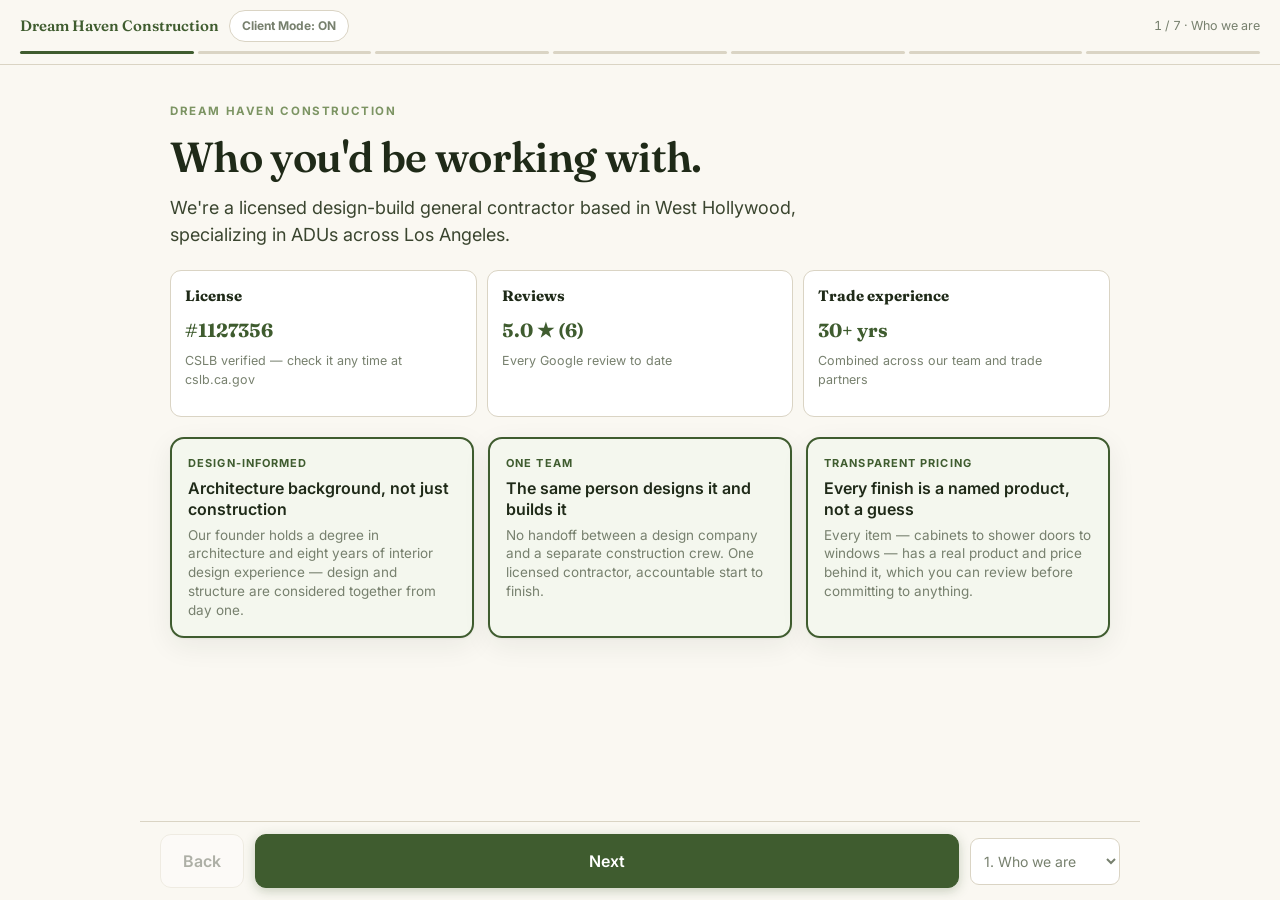
<file: tools/adu-selections/index.html>
<!DOCTYPE html>
<html lang="en">
<head>
<meta charset="utf-8">
<meta name="viewport" content="width=device-width, initial-scale=1, viewport-fit=cover">
<meta name="robots" content="noindex, nofollow">
<title>Dream Haven Construction — Your ADU</title>
<link rel="preconnect" href="https://fonts.googleapis.com">
<link rel="preconnect" href="https://fonts.gstatic.com" crossorigin>
<link href="https://fonts.googleapis.com/css2?family=Fraunces:opsz,wght@9..144,400;9..144,600;9..144,700&family=Inter:wght@400;500;600;700&display=swap" rel="stylesheet">
<style>
:root{
  --ink:#1F2A18; --green:#3F5C2F; --green-dp:#2A3F1F; --sage:#7C9463;
  --cream:#FAF8F2; --paper:#FFFFFF; --sand:#EDE7D9; --line:#DAD4C4; --muted:#77806E;
  --shadow:0 1px 2px rgba(31,42,24,.05),0 8px 28px rgba(31,42,24,.07); --r:14px; --edit:#B4531F;
}
*{box-sizing:border-box;-webkit-tap-highlight-color:transparent}
html,body{margin:0;padding:0;height:100%}
body{background:var(--cream);color:var(--ink);font-family:Inter,system-ui,sans-serif;font-size:17px;line-height:1.5}
.wrap{min-height:100dvh;display:flex;flex-direction:column}

.rail{position:sticky;top:0;z-index:40;background:var(--cream);border-bottom:1px solid var(--line);padding:10px 20px 0}
.rail-top{display:flex;align-items:center;gap:10px;margin-bottom:9px}
.brand{font-family:Fraunces,Georgia,serif;font-weight:600;font-size:15px;color:var(--green);white-space:nowrap}
.stepname{font-size:12.5px;color:var(--muted);margin-left:auto;font-variant-numeric:tabular-nums}
.modebtn{font:inherit;font-size:12px;font-weight:700;border:1px solid var(--line);background:var(--paper);color:var(--muted);border-radius:99px;padding:6px 12px;cursor:pointer;white-space:nowrap}
body.editing .modebtn{background:var(--edit);border-color:var(--edit);color:#fff}
.resetbtn{font:inherit;font-size:11px;color:var(--muted);background:none;border:none;cursor:pointer;text-decoration:underline;display:none;white-space:nowrap}
body.editing .resetbtn{display:inline}
.ticks{display:flex;gap:4px;padding-bottom:10px}
.tick{flex:1;height:3px;border-radius:2px;background:var(--line);transition:background .35s}
.tick.done{background:var(--sage)} .tick.now{background:var(--green)}

.stage{flex:1;padding:26px 20px 130px;max-width:1000px;margin:0 auto;width:100%}
.panel{display:none;animation:in .38s cubic-bezier(.2,.7,.3,1)}
.panel.on{display:block}
@keyframes in{from{opacity:0;transform:translateY(10px)}to{opacity:1;transform:none}}

.eyebrow{font-size:11.5px;font-weight:700;letter-spacing:.14em;text-transform:uppercase;color:var(--sage);margin-bottom:14px}
h1{font-family:Fraunces,Georgia,serif;font-weight:600;font-size:clamp(29px,5.2vw,42px);line-height:1.1;margin:0 0 14px;letter-spacing:-.015em}
h2{font-family:Fraunces,Georgia,serif;font-weight:600;font-size:22px;margin:0 0 10px}
p.lead{font-size:18px;color:#3A452F;margin:0 0 22px;max-width:66ch}
.small{font-size:13px;color:var(--muted)}

.pgrid{display:grid;grid-template-columns:repeat(auto-fit,minmax(240px,1fr));gap:14px;margin:20px 0}
.pcard{background:var(--paper);border:1px solid var(--line);border-radius:var(--r);overflow:hidden;box-shadow:var(--shadow)}
.pcard .inner{padding:16px}
.pcard.win{border-color:var(--green);border-width:2px;background:#F4F7EE}
.pcard .role{font-size:11px;font-weight:700;letter-spacing:.1em;text-transform:uppercase;color:var(--sage);margin-bottom:6px}
.pcard.win .role{color:var(--green)}
.pcard h3{margin:0 0 6px;font-size:16px;font-weight:600;line-height:1.3}
.pcard p{margin:0;font-size:13.5px;color:var(--muted);line-height:1.4}

.pathgrid{display:grid;grid-template-columns:repeat(auto-fit,minmax(280px,1fr));gap:16px;margin:20px 0}
.pathcard{background:var(--paper);border:2px solid var(--line);border-radius:16px;padding:22px;box-shadow:var(--shadow)}
.pathcard h2{margin:0 0 4px}
.pathcard .tag{font-size:12px;color:var(--sage);font-weight:700;text-transform:uppercase;letter-spacing:.08em;margin-bottom:10px;display:block}
.pathstats{display:flex;gap:16px;margin:14px 0}
.pathstats div{flex:1}
.pathstats .amt{font-family:Fraunces,serif;font-size:21px;font-weight:700;color:var(--green)}
.pathstats .l{font-size:11.5px;color:var(--muted)}
.pathcard p.desc{font-size:14px;color:var(--muted);margin:12px 0 0}

.vs3{display:grid;grid-template-columns:repeat(3,1fr);gap:10px;margin:20px 0}
.vs3 .col{background:var(--paper);border:1px solid var(--line);border-radius:11px;padding:14px}
.vs3 h4{margin:0 0 8px;font-family:Fraunces,serif;font-size:15px}
.vs3 .amt{font-family:Fraunces,serif;font-size:19px;font-weight:700;color:var(--green)}
.vs3 p{font-size:12.5px;color:var(--muted);margin-top:8px}
.vs3.pending .amt{color:var(--edit)}
.pendingflag{display:inline-block;font-size:10px;font-weight:700;color:var(--edit);background:#FDEFE5;border:1px solid var(--edit);border-radius:6px;padding:1px 6px;margin-left:6px;vertical-align:middle}

.note{background:var(--sand);border-radius:10px;padding:13px 15px;font-size:13.5px;color:#3A452F;margin:18px 0}
.note b{color:var(--green)}

.roomtabs{display:flex;gap:7px;flex-wrap:wrap;margin:16px 0}
.roomtabs button{font:inherit;font-size:13.5px;font-weight:600;padding:9px 15px;border-radius:99px;border:1px solid var(--line);background:var(--paper);color:var(--muted);cursor:pointer}
.roomtabs button[aria-pressed="true"]{background:var(--green);color:#fff;border-color:var(--green)}

.tierbar{display:flex;gap:8px;margin:6px 0 22px}
.tierbar button{flex:1;font:inherit;font-weight:700;font-size:14px;padding:11px 10px;border-radius:11px;cursor:pointer;border:2px solid var(--line);background:var(--paper);color:var(--muted)}
.tierbar button[aria-pressed="true"].t0{background:#EFE9DC;border-color:#B7AE97;color:var(--ink)}
.tierbar button[aria-pressed="true"].t1{background:#EAD9BE;border-color:#8A6A3F;color:#5C4626}
.tierbar button[aria-pressed="true"].t2{background:#E4DCEC;border-color:#5C4A73;color:#3E3352}

#itemgrid{display:grid;grid-template-columns:repeat(auto-fit,minmax(230px,1fr));gap:13px}
.item{background:var(--paper);border:1px solid var(--line);border-radius:12px;overflow:hidden;box-shadow:var(--shadow)}
.item .inner{padding:15px}
.item .cat{font-size:10.5px;font-weight:700;letter-spacing:.09em;text-transform:uppercase;color:var(--sage)}
.item h3{margin:5px 0 6px;font-size:15px;font-weight:600;line-height:1.3}
.item .desc{font-size:12.5px;color:var(--muted);line-height:1.4;margin-bottom:10px}
.item a.plink{font-size:12.5px;font-weight:600;color:var(--green);text-decoration:none;border-bottom:1px solid var(--green)}

.pricebar{display:flex;justify-content:space-between;align-items:center;background:var(--paper);border:1px solid var(--line);border-radius:11px;padding:16px 18px;margin:22px 0}
.pricebar .l{font-size:14px;color:var(--muted)}
.pricebar .n{font-family:Fraunces,serif;font-size:24px;font-weight:700;color:var(--green)}

/* photo slots */
.photoslot{display:none;height:96px;position:relative;background:repeating-linear-gradient(135deg,var(--sand),var(--sand) 10px,#F5F0E4 10px,#F5F0E4 20px);background-size:cover;background-position:center}
.photoslot.has-photo{display:block}
body.editing .photoslot{display:flex;align-items:center;justify-content:center}
.photoslot .addbtn{font:inherit;font-size:12px;font-weight:700;background:rgba(255,255,255,.92);color:var(--edit);border:1px dashed var(--edit);border-radius:8px;padding:7px 12px;cursor:pointer}

/* editable affordance */
body.editing [data-editable="true"]{outline:1.5px dashed rgba(180,83,31,.55);outline-offset:2px;border-radius:3px;cursor:text}
body.editing [data-editable="true"]:focus{outline:2px solid var(--edit);background:#FFF7EF}

.linkwrap{display:inline-flex;align-items:center;gap:6px}
.editlink{display:none;font:inherit;font-size:11px;font-weight:700;color:var(--edit);background:#FDEFE5;border:1px solid var(--edit);border-radius:6px;padding:2px 7px;cursor:pointer}
body.editing .editlink{display:inline-block}

.toast{position:fixed;bottom:90px;left:50%;transform:translateX(-50%) translateY(10px);background:var(--ink);color:#fff;font-size:13px;padding:9px 16px;border-radius:99px;opacity:0;pointer-events:none;transition:opacity .25s,transform .25s;z-index:60}
.toast.show{opacity:1;transform:translateX(-50%) translateY(0)}

/* final gate */
.gatecard{background:var(--paper);border:1px solid var(--line);border-radius:var(--r);box-shadow:var(--shadow);padding:26px 24px;margin:22px 0}
.gatecard h2{margin:0 0 10px}
.gatecard p{font-size:15.5px;color:var(--muted);margin:0 0 20px}
.gatebtns{display:flex;gap:12px;flex-wrap:wrap}
.gatebtns button{font:inherit;font-weight:700;font-size:16px;padding:14px 24px;border-radius:11px;cursor:pointer;border:2px solid var(--line);background:var(--paper);color:var(--ink)}
.gatebtns button.yes{background:var(--green);color:#fff;border-color:var(--green)}
.gatestate{display:none}
.gatestate.on{display:block}
.scopebtn{display:inline-flex;align-items:center;gap:8px;background:var(--green);color:#fff;font-weight:700;font-size:16px;padding:14px 24px;border-radius:11px;text-decoration:none;margin-top:6px}

.nav{position:fixed;bottom:0;left:0;right:0;z-index:50;background:rgba(250,248,242,.94);backdrop-filter:blur(12px);border-top:1px solid var(--line);padding:12px 20px calc(12px + env(safe-area-inset-bottom));display:flex;gap:11px;align-items:center;max-width:1000px;margin:0 auto}
.btn{font:inherit;font-weight:600;font-size:16px;border-radius:11px;cursor:pointer;padding:14px 22px;border:1px solid var(--line);background:var(--paper);color:var(--ink)}
.btn.primary{background:var(--green);color:#fff;border-color:var(--green);flex:1;box-shadow:0 3px 12px rgba(63,92,47,.28)}
.btn[disabled]{opacity:.35}
.jump{font:inherit;font-size:14px;border:1px solid var(--line);background:var(--paper);border-radius:9px;padding:13px 9px;color:var(--muted);max-width:150px}
@media(min-width:760px){body{font-size:18px} .stage{padding:38px 30px 130px}}
</style>
</head>
<body>
<div class="wrap">

  <div class="rail">
    <div class="rail-top">
      <span class="brand">Dream Haven Construction</span>
      <button class="resetbtn" id="resetbtn">Reset edits</button>
      <button class="modebtn" id="modebtn">Client Mode: ON</button>
      <span class="stepname" id="stepname">1 / 7</span>
    </div>
    <div class="ticks" id="ticks"></div>
  </div>

  <main class="stage" id="stage">

    <!-- 1 · COMPANY -->
    <section class="panel on" data-name="Who we are">
      <div class="eyebrow">Dream Haven Construction</div>
      <h1 data-editable="true">Who you'd be working with.</h1>
      <p class="lead" data-editable="true">We're a licensed design-build general contractor based in West Hollywood, specializing in ADUs across Los Angeles.</p>

      <div class="vs3">
        <div class="col"><h4 data-editable="true">License</h4><div class="amt" data-editable="true">#1127356</div><p data-editable="true">CSLB verified — check it any time at cslb.ca.gov</p></div>
        <div class="col"><h4 data-editable="true">Reviews</h4><div class="amt" data-editable="true">5.0 ★ (6)</div><p data-editable="true">Every Google review to date</p></div>
        <div class="col"><h4 data-editable="true">Trade experience</h4><div class="amt" data-editable="true">30+ yrs</div><p data-editable="true">Combined across our team and trade partners</p></div>
      </div>

      <div class="pgrid">
        <div class="pcard win"><div class="photoslot"><button class="addbtn">＋ Photo</button></div><div class="inner"><div class="role" data-editable="true">Design-informed</div><h3 data-editable="true">Architecture background, not just construction</h3><p data-editable="true">Our founder holds a degree in architecture and eight years of interior design experience — design and structure are considered together from day one.</p></div></div>
        <div class="pcard win"><div class="photoslot"><button class="addbtn">＋ Photo</button></div><div class="inner"><div class="role" data-editable="true">One team</div><h3 data-editable="true">The same person designs it and builds it</h3><p data-editable="true">No handoff between a design company and a separate construction crew. One licensed contractor, accountable start to finish.</p></div></div>
        <div class="pcard win"><div class="photoslot"><button class="addbtn">＋ Photo</button></div><div class="inner"><div class="role" data-editable="true">Transparent pricing</div><h3 data-editable="true">Every finish is a named product, not a guess</h3><p data-editable="true">Every item — cabinets to shower doors to windows — has a real product and price behind it, which you can review before committing to anything.</p></div></div>
      </div>
    </section>

    <!-- 2 · WHICH PATH -->
    <section class="panel" data-name="Your path">
      <div class="eyebrow">Two ways to get there</div>
      <h1 data-editable="true">Do you have a garage to convert — or are we building from scratch?</h1>
      <p class="lead" data-editable="true">Both roads lead to the same thing: a permitted, livable unit. The cost, timeline, and process differ. Here's how.</p>

      <div class="pathgrid">
        <div class="pathcard">
          <span class="tag" data-editable="true">Most common</span>
          <h2 data-editable="true">Garage Conversion</h2>
          <p class="desc" data-editable="true">We reuse your existing slab, walls, and roof — which is what keeps this option faster and less expensive.</p>
          <div class="pathstats">
            <div><div class="amt" data-editable="true">$120K–$220K</div><div class="l">typical cost</div></div>
            <div><div class="amt" data-editable="true">3–5 mo</div><div class="l">design to move-in</div></div>
            <div><div class="amt" data-editable="true">$200–275</div><div class="l">per sq ft</div></div>
          </div>
        </div>
        <div class="pathcard">
          <span class="tag" data-editable="true">No garage needed</span>
          <h2 data-editable="true">New Construction ADU</h2>
          <p class="desc" data-editable="true">A brand-new detached unit, built from the ground up on your lot. More design freedom, higher cost, longer timeline — and its own foundation and solar, required by state law.</p>
          <div class="pathstats">
            <div><div class="amt" data-editable="true">$220K–$450K</div><div class="l">typical cost</div></div>
            <div><div class="amt" data-editable="true">10–14 mo</div><div class="l">design to occupancy</div></div>
            <div><div class="amt" data-editable="true">$250–450</div><div class="l">per sq ft</div></div>
          </div>
        </div>
      </div>

      <div class="note"><b>No garage? No problem.</b> If your property doesn't have a garage to convert, a new-construction ADU gets you the same outcome — rental income, family space, added value — just with more design freedom and a longer runway.</div>
    </section>

    <!-- 3 · TRACK RECORD -->
    <section class="panel" data-name="Our experience">
      <div class="eyebrow">Straight answer</div>
      <h1 data-editable="true">New company. Real experience.</h1>
      <p class="lead" data-editable="true">Dream Haven is about two years old, and honestly, we don't yet have a finished ADU in our portfolio to show you. Here's what that does and doesn't mean.</p>

      <div class="pgrid">
        <div class="pcard"><div class="photoslot"><button class="addbtn">＋ Photo</button></div><div class="inner"><div class="role" data-editable="true">What that means for you</div><h3 data-editable="true">The owner runs your job personally</h3><p data-editable="true">Not whichever project manager happens to be available — the same person from your first walkthrough to final inspection.</p></div></div>
        <div class="pcard"><div class="photoslot"><button class="addbtn">＋ Photo</button></div><div class="inner"><div class="role" data-editable="true">Real, completed work</div><h3 data-editable="true">Kitchens, bathrooms, and structural remodels</h3><p data-editable="true">The trades in an ADU are the same trades in a kitchen or bath remodel — framing, electrical, plumbing, permits, finish work. We're happy to show you that work.</p></div></div>
        <div class="pcard"><div class="photoslot"><button class="addbtn">＋ Photo</button></div><div class="inner"><div class="role" data-editable="true">Trained before the license</div><h3 data-editable="true">Architecture degree, then 8 years in design</h3><p data-editable="true">Birzeit University, then eight years as an interior designer — before ever pulling a contractor's license.</p></div></div>
        <div class="pcard"><div class="photoslot"><button class="addbtn">＋ Photo</button></div><div class="inner"><div class="role" data-editable="true">Verifiable, not just claimed</div><h3 data-editable="true">Check the license and reviews yourself</h3><p data-editable="true">CSLB #1127356 at cslb.ca.gov, and every Google review to date. Both take under a minute to check.</p></div></div>
      </div>

      <div class="note"><b>How we structure payment:</b> your deposit and draws are tied to completed milestones and passed inspections — so you're never paying ahead of the work that's actually been done.</div>
    </section>

    <!-- 4 · THE DREAM -->
    <section class="panel" data-name="The possibility">
      <div class="eyebrow">What it becomes</div>
      <h1 data-editable="true">Right now it's unused space. It could be someone's whole life.</h1>
      <p class="lead" data-editable="true">Not just a kitchen, not just a bathroom — a real, permitted home. Here's what that space could mean for you.</p>

      <div class="vs3">
        <div class="col"><h4 data-editable="true">Monthly rent</h4><div class="amt" data-editable="true">$2,000–$3,200</div><p data-editable="true">Typical one-bedroom unit, 2026 LA market</p></div>
        <div class="col"><h4 data-editable="true">Per year</h4><div class="amt" data-editable="true">$24K–$50K</div><p data-editable="true">Gross rental income across unit sizes</p></div>
        <div class="col"><h4 data-editable="true">Added value</h4><div class="amt" data-editable="true">$150K–$500K</div><p data-editable="true">Permitted square footage the appraiser counts</p></div>
      </div>

      <div class="pgrid">
        <div class="pcard"><div class="photoslot"><button class="addbtn">＋ Photo</button></div><div class="inner"><div class="role" data-editable="true">Family</div><h3 data-editable="true">A parent close, but independent</h3><p data-editable="true">Their own front door, their own kitchen, still fifty feet away.</p></div></div>
        <div class="pcard"><div class="photoslot"><button class="addbtn">＋ Photo</button></div><div class="inner"><div class="role" data-editable="true">Income</div><h3 data-editable="true">Paying you back every month</h3><p data-editable="true">A finished unit rents from the day it clears final inspection.</p></div></div>
        <div class="pcard"><div class="photoslot"><button class="addbtn">＋ Photo</button></div><div class="inner"><div class="role" data-editable="true">Space</div><h3 data-editable="true">An adult child, or a real home office</h3><p data-editable="true">Room to work or live separately, without leaving the property.</p></div></div>
        <div class="pcard"><div class="photoslot"><button class="addbtn">＋ Photo</button></div><div class="inner"><div class="role" data-editable="true">Resale</div><h3 data-editable="true">Square footage the appraiser counts</h3><p data-editable="true">Permitted space adds value a buyer's lender will recognize.</p></div></div>
      </div>
    </section>

    <!-- 5 · WHY NOW -->
    <section class="panel" data-name="Why now">
      <div class="eyebrow">Timing</div>
      <h1 data-editable="true">The rules are the most favorable they've ever been.</h1>

      <div class="vs3">
        <div class="col"><h4 data-editable="true">Permits issued</h4><div class="amt" data-editable="true">26,000+</div><p data-editable="true">ADU permits in Los Angeles, 2017–2023</p></div>
        <div class="col"><h4 data-editable="true">Of new housing</h4><div class="amt" data-editable="true">20%</div><p data-editable="true">Share of all new LA housing permits in some years</p></div>
        <div class="col"><h4 data-editable="true">Approval deadline</h4><div class="amt" data-editable="true">60 days</div><p data-editable="true">Most CA cities must act on a complete application</p></div>
      </div>

      <div class="pgrid">
        <div class="pcard"><div class="inner"><h3 data-editable="true">Materials rise every year</h3><p data-editable="true">Cabinets, quartz, appliances, and lumber have gone up every year for a decade. The same unit is cheapest to build today.</p></div></div>
        <div class="pcard"><div class="inner"><h3 data-editable="true">Lead times run weeks</h3><p data-editable="true">Windows, custom cabinets, and stone fabrication take 4–10 weeks. Starting later pushes your move-in date later too.</p></div></div>
        <div class="pcard"><div class="inner"><h3 data-editable="true">$0 impact fees</h3><p data-editable="true">Units 750 sq ft and under are exempt from impact fees under SB 543, effective January 2026.</p></div></div>
      </div>
    </section>

    <!-- 6 · SELECTIONS -->
    <section class="panel" data-name="Selections">
      <div class="eyebrow">Room by room</div>
      <h1 data-editable="true">Explore the finishes.</h1>
      <p class="lead" data-editable="true">Pick a room, then a tier. Every item updates to show the real product at that level.</p>

      <div class="vs3 pending" id="pkgStats">
        <div class="col"><h4 data-editable="true">Standard package</h4><div class="amt" data-editable="true">$—<span class="pendingflag">confirm</span></div><p data-editable="true">All finish items, base tier — included in your price</p></div>
        <div class="col"><h4 data-editable="true">Upgrade package</h4><div class="amt" data-editable="true">$—<span class="pendingflag">confirm</span></div><p data-editable="true">Where most clients land, across the whole unit</p></div>
        <div class="col"><h4 data-editable="true">Premium package</h4><div class="amt" data-editable="true">$—<span class="pendingflag">confirm</span></div><p data-editable="true">Full designer tier, every item</p></div>
      </div>

      <div class="roomtabs" id="roomtabs"></div>
      <div class="tierbar" id="tierbar">
        <button class="t0" data-t="0" aria-pressed="true">Standard</button>
        <button class="t1" data-t="1" aria-pressed="false">Upgrade</button>
        <button class="t2" data-t="2" aria-pressed="false">Premium</button>
      </div>

      <div id="itemgrid"></div>

      <div class="pricebar">
        <div class="l">Want the full line-by-line pricing?</div>
        <div class="n">Ask us for the Selections workbook</div>
      </div>
    </section>

    <!-- 7 · COMMITMENT GATE -->
    <section class="panel" data-name="Next step">
      <div class="eyebrow">Before we go further</div>
      <h1 data-editable="true">Is Dream Haven who you want to build this?</h1>
      <p class="lead" data-editable="true">Before we get into exact scope and pricing, let's make sure we're the right fit for each other.</p>

      <div class="gatecard">
        <div class="gatestate on" id="gateAsk">
          <h2 data-editable="true">Do you want to move forward with Dream Haven?</h2>
          <p data-editable="true">If yes, the next step is building your exact scope together. If you're not there yet, that's completely fine too.</p>
          <div class="gatebtns">
            <button class="yes" id="gateYes">Yes, let's move forward</button>
            <button id="gateNo">Not yet</button>
          </div>
        </div>

        <div class="gatestate" id="gateYesState">
          <h2 data-editable="true">Great — let's build your exact scope.</h2>
          <p data-editable="true">Next we'll go item by item through your specific project and lock in real numbers, using the Scope Builder.</p>
          <span class="linkwrap">
            <a class="scopebtn" id="scopeLink" href="https://dreamhavenconstruction.com/tools/scope-builder/" target="_blank" rel="noopener">Open Scope Builder →</a>
            <button class="editlink">Edit link</button>
          </span>
        </div>

        <div class="gatestate" id="gateNoState">
          <h2 data-editable="true">No problem at all.</h2>
          <p data-editable="true">Take the time you need. What questions can I answer right now that would help you decide?</p>
        </div>
      </div>

      <p class="small">Dream Haven Construction &middot; CSLB #1127356 &middot; (310) 844-5101 &middot; dreamhavenconstruction.com</p>
    </section>

  </main>

  <nav class="nav">
    <button class="btn" id="back">Back</button>
    <button class="btn primary" id="next">Next</button>
    <select class="jump" id="jump" aria-label="Jump to section"></select>
  </nav>
</div>

<div class="toast" id="toast">Saved</div>
<input type="file" id="fileInput" accept="image/*" style="display:none">

<script>
(function(){
  /* ============ wizard nav ============ */
  var panels = Array.prototype.slice.call(document.querySelectorAll('.panel'));
  var ticks = document.getElementById('ticks');
  var jump  = document.getElementById('jump');
  var back  = document.getElementById('back');
  var next  = document.getElementById('next');
  var name  = document.getElementById('stepname');
  var i = 0;

  panels.forEach(function(p, n){
    var t = document.createElement('div'); t.className = 'tick'; ticks.appendChild(t);
    var o = document.createElement('option'); o.value = n; o.textContent = (n+1) + '. ' + p.dataset.name;
    jump.appendChild(o);
  });
  var tickEls = Array.prototype.slice.call(ticks.children);

  function showPanel(n){
    i = Math.max(0, Math.min(panels.length - 1, n));
    panels.forEach(function(p, x){ p.classList.toggle('on', x === i); });
    tickEls.forEach(function(t, x){ t.classList.toggle('done', x < i); t.classList.toggle('now', x === i); });
    name.textContent = (i+1) + ' / ' + panels.length + ' · ' + panels[i].dataset.name;
    jump.value = i;
    back.disabled = (i === 0);
    next.textContent = (i === panels.length - 1) ? 'Start over' : 'Next';
    window.scrollTo({top:0, behavior:'instant'});
  }
  next.addEventListener('click', function(){ i === panels.length - 1 ? showPanel(0) : showPanel(i+1); });
  back.addEventListener('click', function(){ showPanel(i-1); });
  jump.addEventListener('change', function(){ showPanel(parseInt(jump.value,10)); });
  document.addEventListener('keydown', function(e){
    if (document.activeElement && document.activeElement.getAttribute('data-editable') === 'true') return;
    if (e.key === 'ArrowRight') showPanel(i+1);
    if (e.key === 'ArrowLeft')  showPanel(i-1);
  });

  /* ============ commitment gate ============ */
  var gateAsk = document.getElementById('gateAsk');
  var gateYesState = document.getElementById('gateYesState');
  var gateNoState = document.getElementById('gateNoState');
  document.getElementById('gateYes').addEventListener('click', function(){
    gateAsk.classList.remove('on'); gateNoState.classList.remove('on'); gateYesState.classList.add('on');
  });
  document.getElementById('gateNo').addEventListener('click', function(){
    gateAsk.classList.remove('on'); gateYesState.classList.remove('on'); gateNoState.classList.add('on');
  });

  /* ============ selections tour data ============ */
  var ROOMS = [
    { room: "Kitchen", items: [
      { cat: "Cabinets", t: [
        ["Hampton Bay Designer Series, Shaker White", "Stock shaker door, painted MDF"],
        ["KraftMaid Lyndale, plywood box", "Semi-custom, soft-close doors and drawers"],
        ["Dura Supreme Highland, full custom", "Custom sizing, solid wood, dovetail drawers"]]},
      { cat: "Countertop", t: [
        ["MSI Q Quartz, Calacatta Miraggio 2cm", "Standard eased edge"],
        ["Caesarstone 5131 Calacatta Nuvo 3cm", "Thicker slab, premium quartz brand"],
        ["Cambria Brittanicca, mitered edge", "American-made, mitered waterfall-capable"]]},
      { cat: "Backsplash", t: [
        ["Daltile Restore 3x6, Bright White", "Ceramic subway, straight-set"],
        ["Bedrosians Cloe 2.5x8, White", "Handmade-look ceramic, subtle texture"],
        ["Clé Zellige, Weathered White", "Handmade Moroccan zellige"]]},
      { cat: "Faucet & Sink", t: [
        ["Moen Adler 87233SRS + Glacier Bay drop-in", "Pull-down, spot-resist stainless"],
        ["Moen Sleek 7864 + Kraus Standart PRO", "Undermount 16-gauge sink"],
        ["Brizo Litze SmartTouch + Kohler Whitehaven", "Touch-activated, fireclay apron sink"]]},
      { cat: "Pendant lighting", t: [
        ["Globe Electric dome pendant, 2-pack", "Simple dome shade, brushed nickel"],
        ["Mitzi Bowery or Kichler Everly", "Designer glass or metal, over-island pair"],
        ["Visual Comfort Goodman or Allied Maker", "Sculptural statement pendant"]]},
      { cat: "Appliances — package", t: [
        ["Whirlpool suite: fridge, range, microwave, dishwasher", "White or black, standard efficiency"],
        ["Bosch 500/800 suite, stainless, counter-depth fridge", "Quieter dishwasher, convection range"],
        ["Café or Fisher & Paykel suite, panel-ready options", "Premium brand, designer finish"]]},
    ]},
    { room: "Bathroom", items: [
      { cat: "Shower door", t: [
        ["Delta Classic 400, semi-framed slider", "Clear tempered glass"],
        ["DreamLine Unidoor-X or Kohler Levity", "Semi-frameless, 3/8in glass"],
        ["Custom frameless, low-iron glass", "1/2in glass, fully custom fit"]]},
      { cat: "Vanity", t: [
        ["Glacier Bay 30in shaker w/ top", "Stock, integrated cultured marble top"],
        ["James Martin Addison 36in", "Semi-custom, soft-close"],
        ["Custom millwork or floating vanity", "Fully custom, designer hardware"]]},
      { cat: "Toilet", t: [
        ["Glacier Bay N2428E, two-piece", "Standard round front"],
        ["TOTO Drake CST776CEFG", "One-piece, elongated, comfort height"],
        ["TOTO Neorest or Kohler Veil", "Skirted, integrated bidet function"]]},
      { cat: "Wall tile", t: [
        ["Daltile ceramic 3x6, Bright White", "Standard straight-set"],
        ["Emser or Bedrosians 12x24 porcelain", "Large-format, fewer grout lines"],
        ["Clé Zellige or natural stone slab", "Handmade or slab, mitered corners"]]},
      { cat: "Mirror", t: [
        ["Glacier Bay frameless mirror, 24x30", "Basic polished-edge mirror"],
        ["Kohler Verdera K-99007, recessed medicine cabinet", "Recessed storage, soft-close"],
        ["Robern Uplift or custom framed mirror", "Integrated lighting or custom frame"]]},
      { cat: "Bathroom faucet", t: [
        ["Delta Foundations B3596LF", "Chrome centerset"],
        ["Moen Align 6190 or Delta Trinsic 3559LF", "Widespread, matte black or brushed"],
        ["Brizo Litze 65306LF or Waterworks Henry", "Designer line, premium finish"]]},
      { cat: "Wall sconce", t: [
        ["Globe Electric sconce pair, chrome", "Simple single-light sconce"],
        ["Kichler Bath or Hudson Valley pair", "Matte black or brass, paired at mirror"],
        ["Visual Comfort or Cedar & Moss sconce", "Designer fixture, solid brass"]]},
      { cat: "Light over mirror", t: [
        ["Globe Electric 3-light bar, chrome", "Standard vanity bar light"],
        ["Kichler Aster or Hudson Valley Bari", "Warmer finish, better light spread"],
        ["Visual Comfort Bryant or Cedar & Moss Alto", "Designer fixture, statement piece"]]},
      { cat: "Accessories", t: [
        ["Delta Foundations 3-piece set", "Towel bar, hook, paper holder — chrome"],
        ["Moen Align coordinating set", "Matte black or brushed, matched to faucet"],
        ["Emtek or Waterworks solid brass set", "Solid brass, designer finish"]]},
    ]},
    { room: "Flooring & Paint", items: [
      { cat: "Main flooring", t: [
        ["TrafficMaster Allure, 6mm LVP", "Floating click-lock install"],
        ["Lifeproof rigid-core or COREtec Pro", "20mil wear layer, glue-down"],
        ["Shaw engineered oak or 12x24 porcelain", "Nail-down wood or tile set"]]},
      { cat: "Baseboard", t: [
        ["3.25in MDF colonial, primed", "Standard profile, painted"],
        ["5.25in MDF square profile", "Taller, cleaner modern line"],
        ["Solid poplar, 7in w/ shoe mould", "Solid wood, tallest profile"]]},
      { cat: "Interior paint", t: [
        ["Behr Premium Plus, flat", "Builder-grade, one color throughout"],
        ["Sherwin Duration or BM Regal Select", "Premium washable eggshell"],
        ["Benjamin Moore Aura or Farrow & Ball", "Designer-grade, richest color depth"]]},
      { cat: "Wall texture", t: [
        ["Orange peel spray texture", "Standard builder texture"],
        ["Light hand texture, level 4", "Smoother, more modern finish"],
        ["Level 5 smooth or lime plaster", "Fully smooth or Venetian plaster"]]},
    ]},
    { room: "Doors, Windows & Light", items: [
      { cat: "Entry door", t: [
        ["Masonite steel, half-lite, primed", "Insulated steel, ready to paint"],
        ["Therma-Tru Smooth-Star fiberglass", "Wood-grain look, better insulation"],
        ["Solid mahogany or full-lite modern", "Premium wood or full glass panel"]]},
      { cat: "Windows", t: [
        ["Milgard Style Line V250, vinyl", "Standard dual-pane vinyl"],
        ["Milgard Trinsic V400, low-E, black", "Slimmer frame, black finish option"],
        ["Marvin Elevate or Andersen A-Series", "Fiberglass or clad-wood, custom sizing"]]},
      { cat: "Interior doors", t: [
        ["Masonite hollow-core, 2-panel", "Standard, lightest weight"],
        ["JELD-WEN Moda, solid-core shaker", "Solid-core, quieter, better feel"],
        ["TruStile or solid wood custom", "Fully custom profile and species"]]},
      { cat: "Recessed lighting", t: [
        ["Commercial Electric 4in LED retrofit", "Fixed color temperature"],
        ["Halo HLB4, selectable CCT", "Adjustable color temperature"],
        ["DMF or WAC adjustable trimless", "Designer trim, adjustable aim"]]},
    ]},
    { room: "Systems", items: [
      { cat: "Mini-split HVAC", t: [
        ["MRCOOL DIY 4th Gen or Pioneer", "Single-zone, 16 SEER2"],
        ["Mitsubishi MSZ-FS or WX series", "20+ SEER2, inverter-driven"],
        ["Mitsubishi MSZ-HX Hyper-Heat", "Multi-zone, cold-climate rated"]]},
      { cat: "Bath exhaust fan", t: [
        ["Broan 688, 50 CFM", "Standard code-minimum fan"],
        ["Panasonic WhisperFit EZ", "Quieter, humidity-sensing"],
        ["Panasonic WhisperGreen Select", "Whisper-quiet, integrated heater"]]},
      { cat: "Switches & outlets", t: [
        ["Leviton Decora, white", "Standard builder-grade"],
        ["Lutron Claro, screwless plates", "Cleaner look, easy upgrade later"],
        ["Legrand Adorne or Buster + Punch", "Designer hardware throughout"]]},
      { cat: "Thermostat", t: [
        ["Included IR handheld remote", "Manual control, no app"],
        ["Mitsubishi MHK2, wall-mounted", "Wall control, scheduling"],
        ["Ecobee Premium, app integrated", "Full smart control and reporting"]]},
    ]},
  ];

  var roomtabs = document.getElementById('roomtabs');
  var itemgrid = document.getElementById('itemgrid');
  var tierBtns = document.querySelectorAll('#tierbar button');
  var curRoom = 0, curTier = 0;

  ROOMS.forEach(function(r, ri){
    var b = document.createElement('button');
    b.textContent = r.room;
    b.setAttribute('aria-pressed', ri === 0 ? 'true' : 'false');
    b.addEventListener('click', function(){
      curRoom = ri;
      Array.prototype.forEach.call(roomtabs.children, function(x){ x.setAttribute('aria-pressed', x === b ? 'true' : 'false'); });
      renderTour();
    });
    roomtabs.appendChild(b);
  });

  tierBtns.forEach(function(b){
    b.addEventListener('click', function(){
      curTier = +b.dataset.t;
      tierBtns.forEach(function(x){ x.setAttribute('aria-pressed', x === b ? 'true' : 'false'); });
      renderTour();
    });
  });

  function renderTour(){
    var room = ROOMS[curRoom];
    itemgrid.innerHTML = '';
    room.items.forEach(function(it){
      var pick = it.t[curTier];
      var div = document.createElement('div');
      div.className = 'item';
      div.dataset.tourKey = 'tour:' + room.room + ':' + curTier + ':' + it.cat;
      var q = encodeURIComponent(pick[0].split(' or ')[0]);
      div.innerHTML =
        '<div class="photoslot"><button class="addbtn">＋ Photo</button></div>' +
        '<div class="inner">' +
        '<div class="cat">' + it.cat + '</div>' +
        '<h3 data-editable="true" data-field="title">' + pick[0] + '</h3>' +
        '<div class="desc" data-editable="true" data-field="desc">' + pick[1] + '</div>' +
        '<span class="linkwrap"><a class="plink" data-field="link" target="_blank" rel="noopener" href="https://www.google.com/search?q=' + q + '">View photos</a>' +
        '<button class="editlink">Edit link</button></span>' +
        '</div>';
      itemgrid.appendChild(div);
    });
    wireCard(itemgrid);
    applyStoredEdits(itemgrid);
  }

  /* ============ EDIT / CLIENT MODE ============ */
  var STORE_KEY = 'dh-adu-client-view-edits-v1';
  var store = {};
  try {
    var raw = localStorage.getItem(STORE_KEY);
    if (raw) store = JSON.parse(raw);
  } catch (e) { store = {}; }

  function persist(){
    try { localStorage.setItem(STORE_KEY, JSON.stringify(store)); toast('Saved'); }
    catch (e) { toast('Could not save (storage full or unavailable)'); }
  }

  var toastEl = document.getElementById('toast');
  var toastTimer;
  function toast(msg){
    toastEl.textContent = msg;
    toastEl.classList.add('show');
    clearTimeout(toastTimer);
    toastTimer = setTimeout(function(){ toastEl.classList.remove('show'); }, 1400);
  }

  function staticKey(el){
    var panel = el.closest('.panel');
    var page = panel ? panel.dataset.name : 'global';
    var all = panel.querySelectorAll('[data-editable="true"], .photoslot, .editlink');
    var idx = Array.prototype.indexOf.call(all, el);
    return 'static:' + page + ':' + idx;
  }
  function keyFor(el){
    var tourCard = el.closest('[data-tour-key]');
    if (tourCard) {
      var field = el.dataset.field || (el.classList.contains('photoslot') ? 'photo' : 'x');
      return tourCard.dataset.tourKey + ':' + field;
    }
    return staticKey(el);
  }

  function applyStoredEdits(scope){
    scope = scope || document;
    scope.querySelectorAll('[data-editable="true"]').forEach(function(el){
      var k = keyFor(el);
      if (store[k] && store[k].text != null) el.innerHTML = store[k].text;
    });
    scope.querySelectorAll('.photoslot').forEach(function(el){
      var k = keyFor(el);
      if (store[k] && store[k].img) { el.style.backgroundImage = 'url(' + store[k].img + ')'; el.classList.add('has-photo'); }
    });
    scope.querySelectorAll('.plink, .scopebtn').forEach(function(el){
      var k = keyFor(el);
      if (store[k] && store[k].href) el.href = store[k].href;
    });
  }

  var fileInput = document.getElementById('fileInput');
  var pendingSlot = null;

  function wireCard(scope){
    scope.querySelectorAll('.photoslot .addbtn').forEach(function(btn){
      btn.onclick = function(e){ e.preventDefault(); pendingSlot = btn.closest('.photoslot'); fileInput.click(); };
    });
    scope.querySelectorAll('.editlink').forEach(function(btn){
      btn.onclick = function(e){
        e.preventDefault();
        var link = btn.previousElementSibling;
        var cur = link.getAttribute('href') || '';
        var val = prompt('Paste a link:', cur);
        if (val) {
          link.href = val;
          var k = keyFor(link);
          store[k] = store[k] || {};
          store[k].href = val;
          persist();
        }
      };
    });
  }

  fileInput.addEventListener('change', function(){
    if (!pendingSlot || !fileInput.files || !fileInput.files[0]) return;
    var reader = new FileReader();
    reader.onload = function(){
      pendingSlot.style.backgroundImage = 'url(' + reader.result + ')';
      pendingSlot.classList.add('has-photo');
      var k = keyFor(pendingSlot);
      store[k] = store[k] || {};
      store[k].img = reader.result;
      persist();
      pendingSlot = null;
      fileInput.value = '';
    };
    reader.readAsDataURL(fileInput.files[0]);
  });

  document.addEventListener('input', function(e){
    if (e.target.getAttribute && e.target.getAttribute('data-editable') === 'true') {
      var k = keyFor(e.target);
      store[k] = store[k] || {};
      store[k].text = e.target.innerHTML;
    }
  });
  document.addEventListener('blur', function(e){
    if (e.target.getAttribute && e.target.getAttribute('data-editable') === 'true') persist();
  }, true);

  var modeBtn = document.getElementById('modebtn');
  var resetBtn = document.getElementById('resetbtn');
  var clientMode = true;
  function setMode(clientOn){
    clientMode = clientOn;
    var editingNow = !clientMode;
    document.body.classList.toggle('editing', editingNow);
    modeBtn.textContent = 'Client Mode: ' + (clientMode ? 'ON' : 'OFF');
    document.querySelectorAll('[data-editable="true"]').forEach(function(el){
      el.setAttribute('contenteditable', editingNow ? 'true' : 'false');
    });
  }
  modeBtn.addEventListener('click', function(){ setMode(!clientMode); });
  resetBtn.addEventListener('click', function(){
    if (!confirm('Clear all edits (text, links, photos) in this browser?')) return;
    store = {};
    try { localStorage.removeItem(STORE_KEY); } catch(e){}
    location.reload();
  });

  wireCard(document);
  applyStoredEdits(document);
  renderTour();
  setMode(true);
  showPanel(0);
})();
</script>
</body>
</html>
</file>
